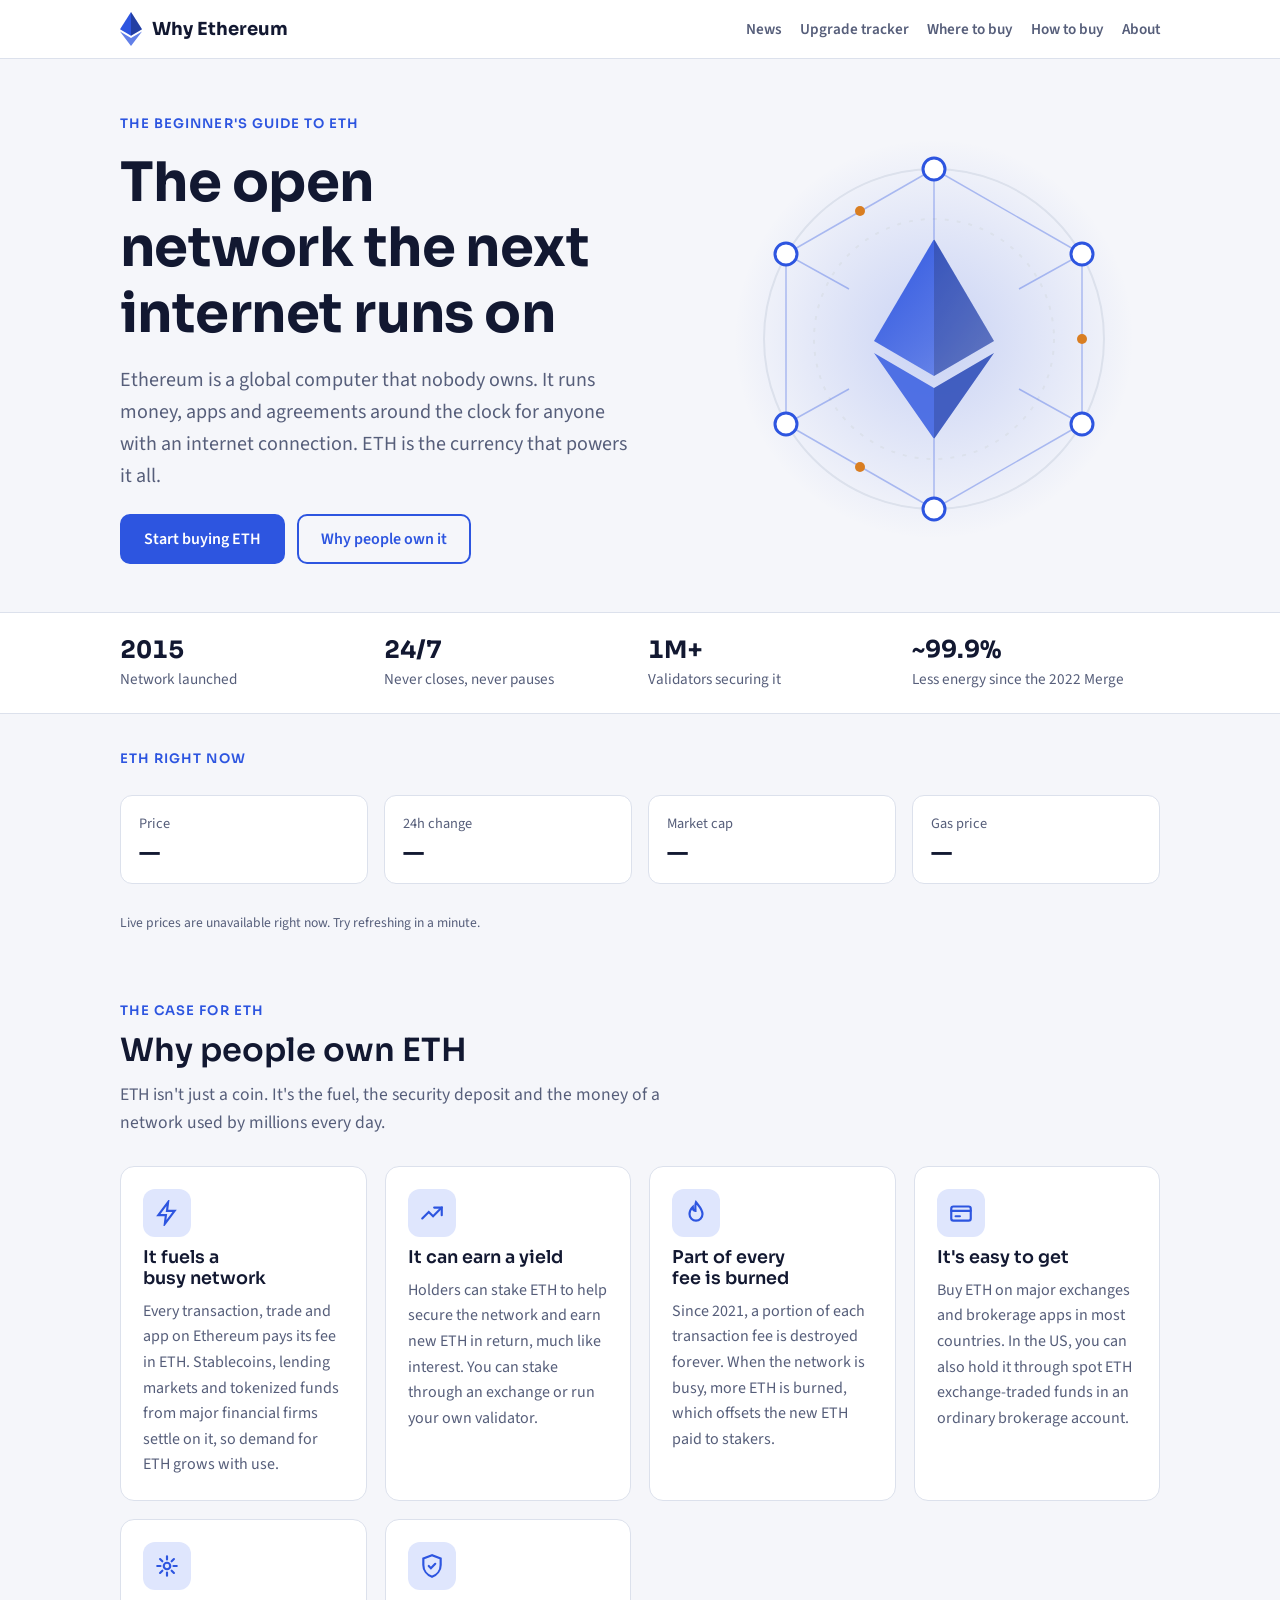
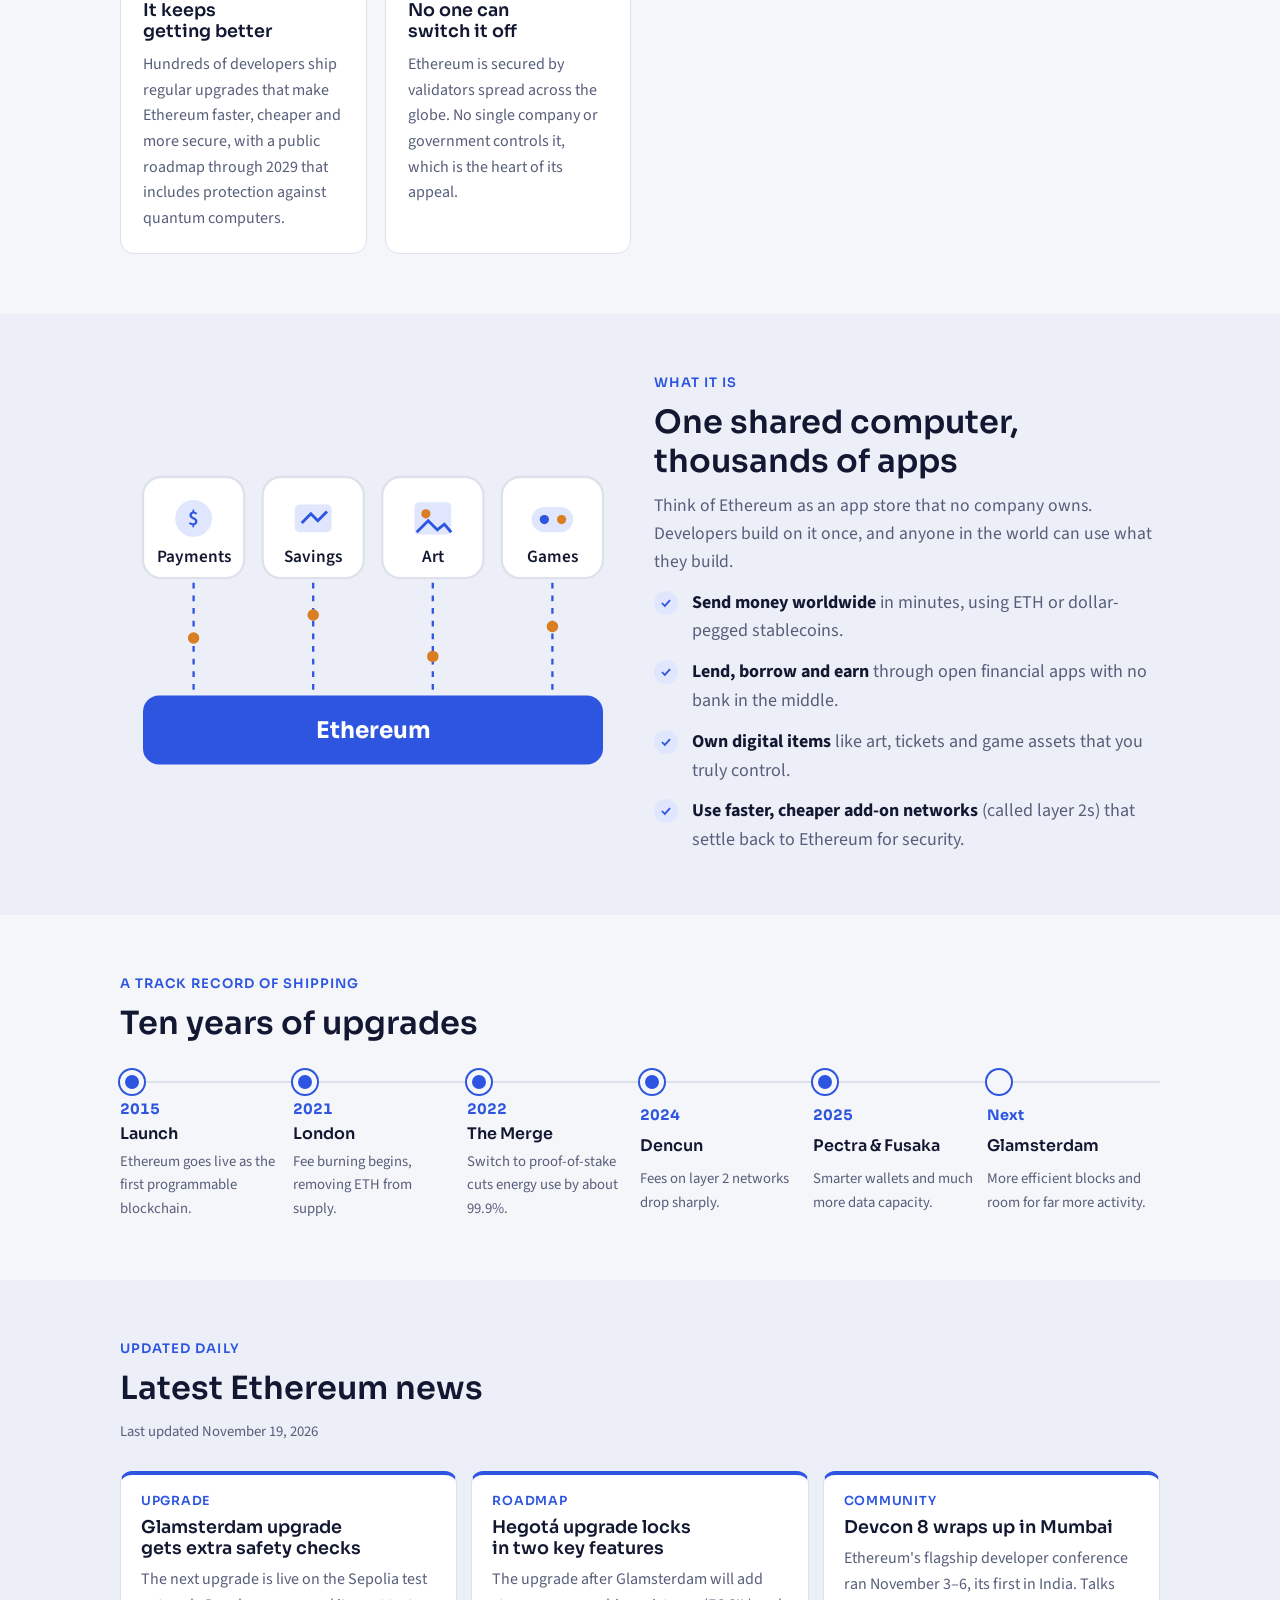
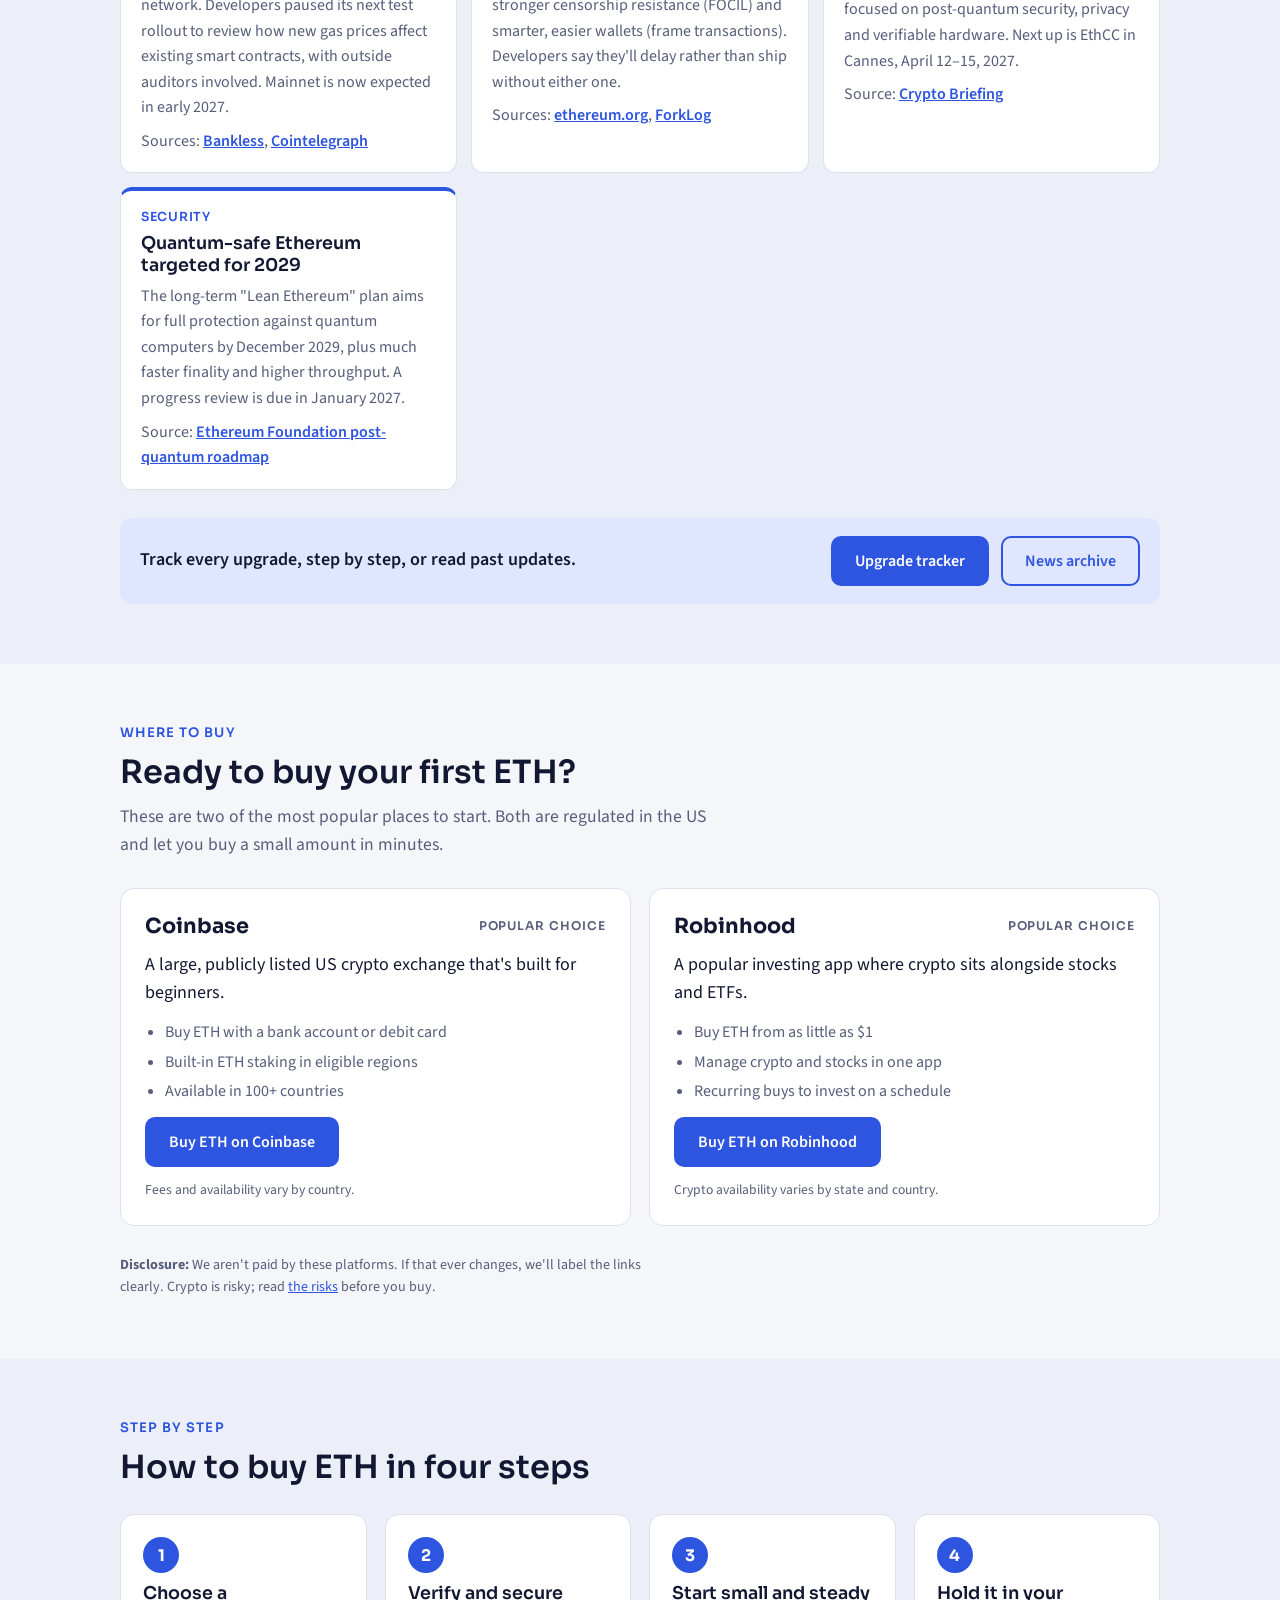
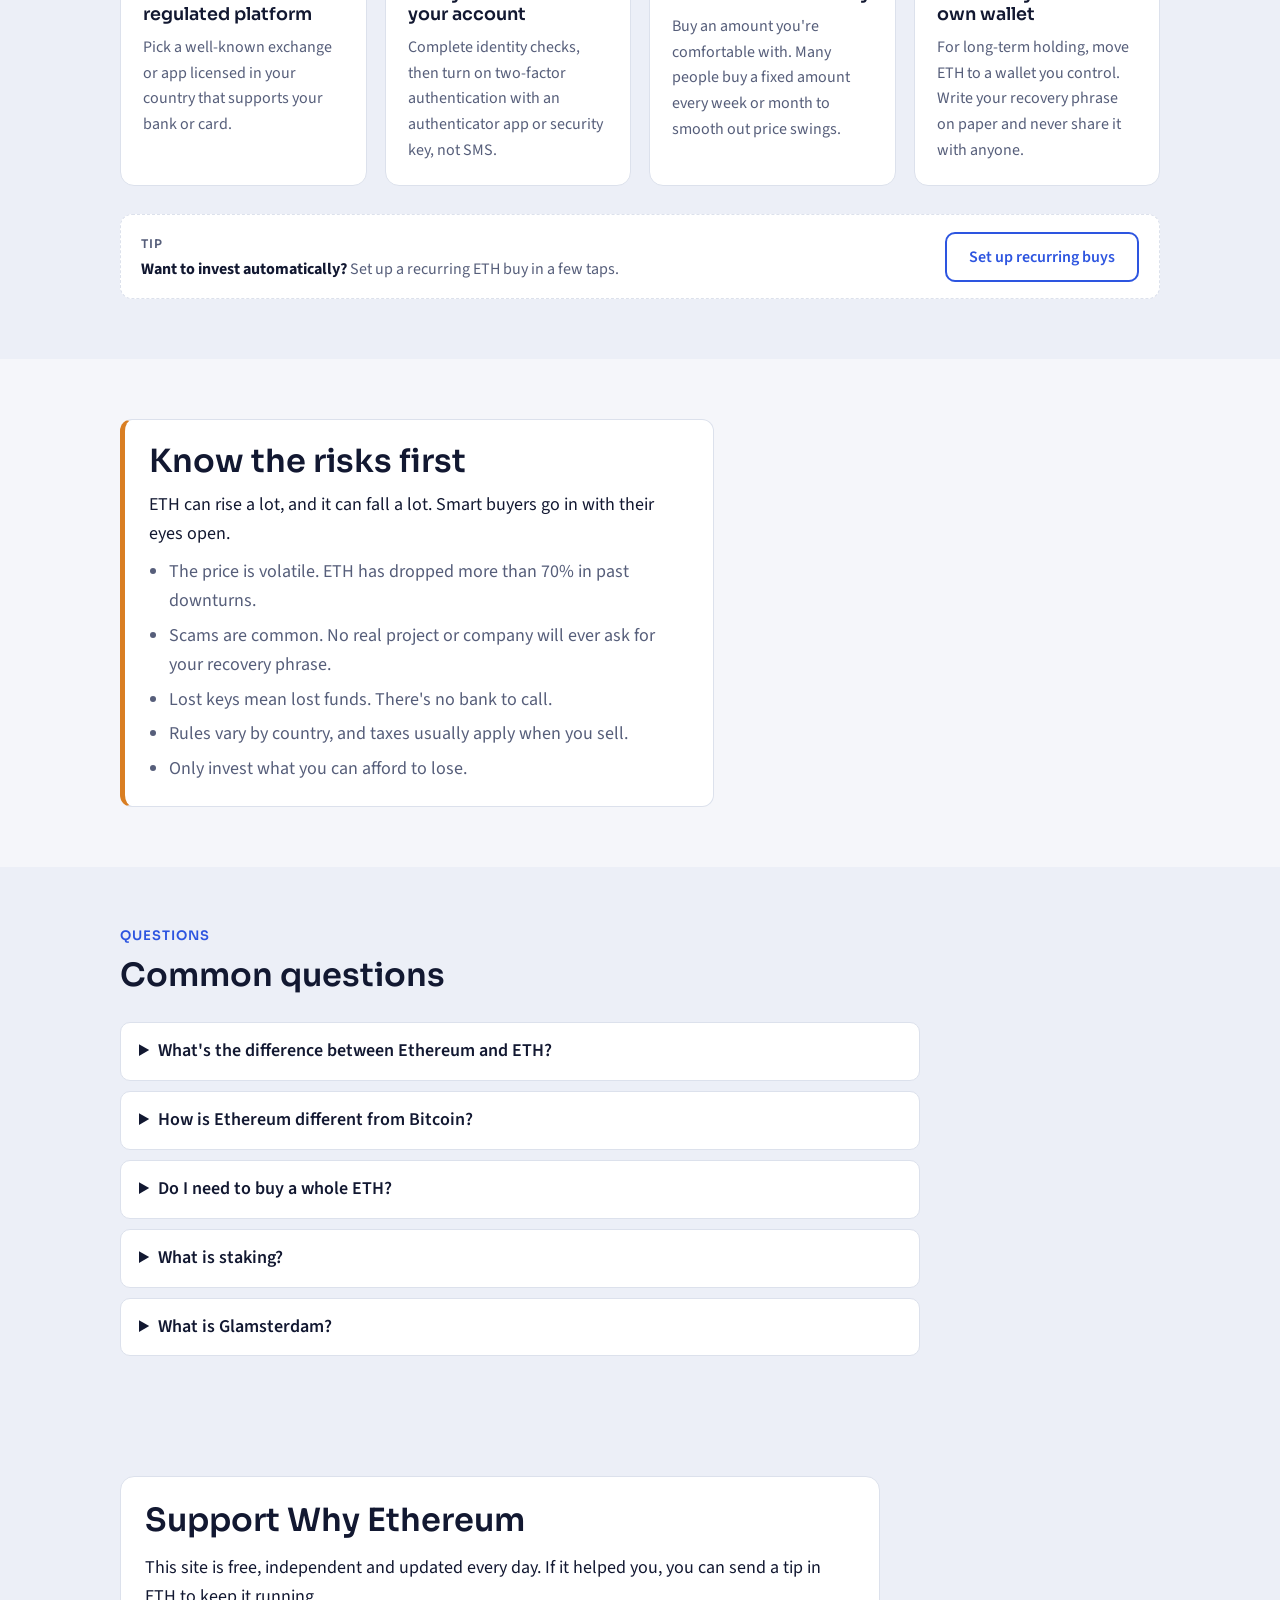
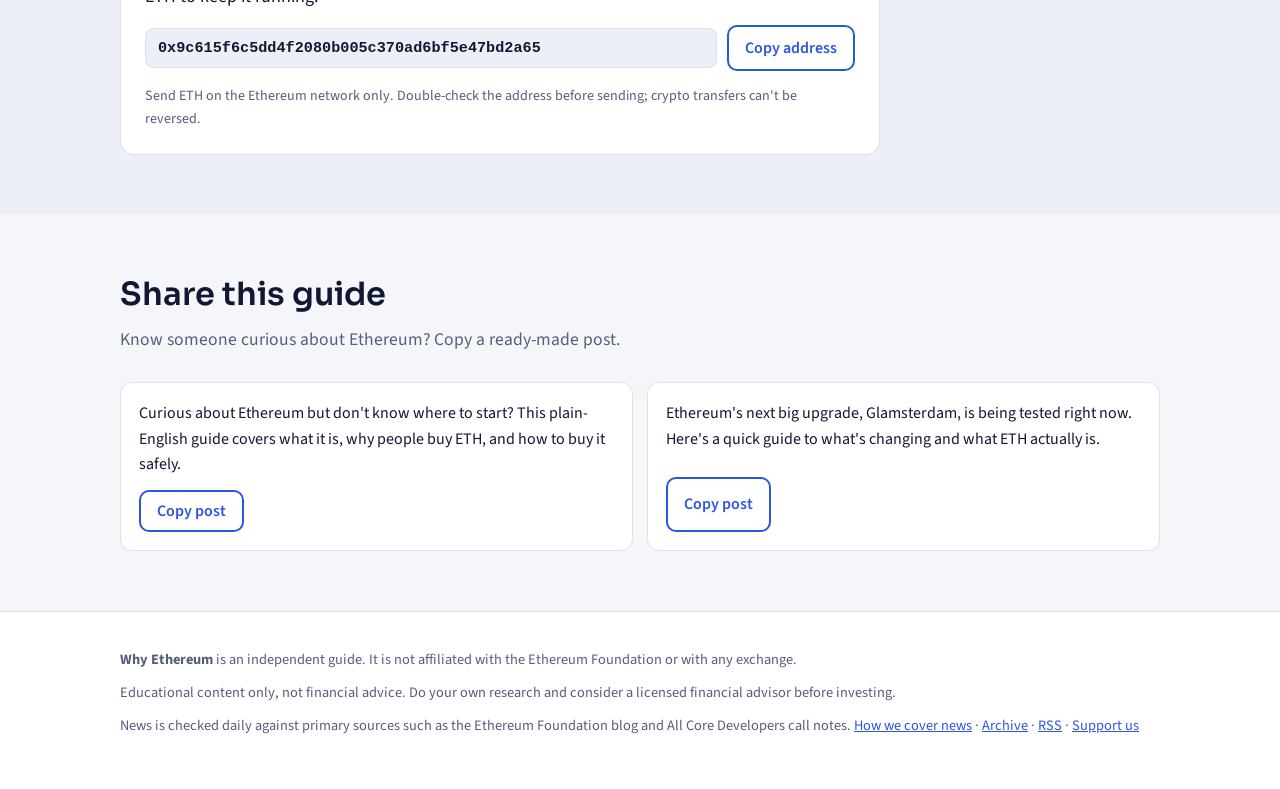
<file: index.html>
<!DOCTYPE html>
<html lang="en">
<head>
<meta charset="utf-8">
<meta name="viewport" content="width=device-width, initial-scale=1">
<title>Why Ethereum</title>
<meta name="description" content="A plain-English guide to Ethereum: what it is, why people buy ETH, what's changing on the network this week, and how to buy and store it safely.">
<meta name="keywords" content="Ethereum, ETH, how to buy Ethereum, Ethereum upgrade, Glamsterdam, Ethereum news, staking, crypto guide">
<meta property="og:title" content="Why Ethereum: a plain-English guide">
<meta property="og:description" content="What Ethereum is, why people buy ETH, this week's network news, and how to buy it safely.">
<meta property="og:type" content="website">
<meta property="og:url" content="https://whyethereum.github.io/">
<link rel="canonical" href="https://whyethereum.github.io/">
<link rel="alternate" type="application/rss+xml" title="Why Ethereum news" href="/feed.xml">
<meta name="twitter:card" content="summary_large_image">
<script type="application/ld+json">
{"@context":"https://schema.org","@type":"FAQPage","mainEntity":[
{"@type":"Question","name":"What is Ethereum?","acceptedAnswer":{"@type":"Answer","text":"Ethereum is an open, global computer network that runs apps and money without a company in the middle. ETH is its native currency, used to pay fees and to secure the network through staking."}},
{"@type":"Question","name":"How do I buy ETH?","acceptedAnswer":{"@type":"Answer","text":"Pick a regulated exchange or brokerage in your country, verify your identity, deposit funds and buy ETH. For long-term holding, move it to a wallet you control."}},
{"@type":"Question","name":"Do I need to buy a whole ETH?","acceptedAnswer":{"@type":"Answer","text":"No. You can buy a small fraction of one ETH, often for a few dollars."}},
{"@type":"Question","name":"Is Ethereum a safe investment?","acceptedAnswer":{"@type":"Answer","text":"No investment is guaranteed. ETH's price is volatile and has fallen more than 70% in past downturns. Only invest money you can afford to lose."}}
]}
</script>
<link rel="preconnect" href="https://fonts.googleapis.com">
<link rel="preconnect" href="https://fonts.gstatic.com" crossorigin>
<link href="https://fonts.googleapis.com/css2?family=Sora:wght@500;600;700&family=Source+Sans+3:wght@400;600&display=swap" rel="stylesheet">
<link rel="stylesheet" href="/assets/site.css">
</head>
<body>
<nav aria-label="Sections">
  <div class="wrap">
    <a class="brand" href="/">
      <svg width="22" height="34" viewBox="0 0 22 34" aria-hidden="true"><path d="M11 0 0 17.3 11 23.8 22 17.3z" fill="var(--accent)"/><path d="M11 0v23.8l11-6.5z" fill="var(--ink)" opacity=".35"/><path d="M11 25.9 0 19.4 11 34l11-14.6z" fill="var(--accent)" opacity=".75"/></svg>
      Why Ethereum
    </a>
    <div class="links">
      <a href="/#news">News</a>
      <a href="/tracker.html">Upgrade tracker</a>
      <a href="/#where">Where to buy</a>
      <a href="/#buy">How to buy</a>
      <a href="/about.html">About</a>
    </div>
  </div>
</nav>

<header class="hero" id="top">
  <div class="wrap">
    <div class="hero-copy">
      <span class="kicker">The beginner's guide to ETH</span>
      <h1>The open network the next internet runs on</h1>
      <p class="lede">Ethereum is a global computer that nobody owns. It runs money, apps and agreements around the clock for anyone with an internet connection. ETH is the currency that powers it all.</p>
      <div class="ctas">
        <a class="btn primary" href="#where">Start buying ETH</a>
        <a class="btn ghost" href="#why">Why people own it</a>
      </div>
    </div>
    <svg class="hero-art" viewBox="0 0 420 420" role="img" aria-label="Illustration of the Ethereum crystal at the center of a connected global network">
      <defs>
        <linearGradient id="gA" x1="0" y1="0" x2="1" y2="1"><stop offset="0" stop-color="var(--accent)"/><stop offset="1" stop-color="var(--accent)" stop-opacity=".55"/></linearGradient>
        <radialGradient id="glow" cx=".5" cy=".5" r=".5"><stop offset="0" stop-color="var(--accent)" stop-opacity=".22"/><stop offset="1" stop-color="var(--accent)" stop-opacity="0"/></radialGradient>
      </defs>
      <circle cx="210" cy="210" r="200" fill="url(#glow)"/>
      <circle cx="210" cy="210" r="170" fill="none" stroke="var(--line)" stroke-width="2"/>
      <circle cx="210" cy="210" r="120" fill="none" stroke="var(--line)" stroke-width="2" stroke-dasharray="4 8"/>
      <g stroke="var(--accent)" stroke-opacity=".35" stroke-width="1.5">
        <line x1="210" y1="40" x2="62" y2="125"/><line x1="210" y1="40" x2="358" y2="125"/>
        <line x1="62" y1="125" x2="62" y2="295"/><line x1="358" y1="125" x2="358" y2="295"/>
        <line x1="62" y1="295" x2="210" y2="380"/><line x1="358" y1="295" x2="210" y2="380"/>
        <line x1="210" y1="40" x2="210" y2="110"/><line x1="62" y1="125" x2="125" y2="160"/><line x1="358" y1="125" x2="295" y2="160"/>
        <line x1="62" y1="295" x2="125" y2="260"/><line x1="358" y1="295" x2="295" y2="260"/><line x1="210" y1="380" x2="210" y2="310"/>
      </g>
      <g fill="var(--surface)" stroke="var(--accent)" stroke-width="3">
        <circle cx="210" cy="40" r="11"/><circle cx="62" cy="125" r="11"/><circle cx="358" cy="125" r="11"/>
        <circle cx="62" cy="295" r="11"/><circle cx="358" cy="295" r="11"/><circle cx="210" cy="380" r="11"/>
      </g>
      <g fill="var(--signal)"><circle cx="136" cy="82" r="5"/><circle cx="358" cy="210" r="5"/><circle cx="136" cy="338" r="5"/></g>
      <g class="float">
        <path d="M210 110 150 212 210 247 270 212z" fill="url(#gA)"/>
        <path d="M210 110v137l60-35z" fill="var(--ink)" fill-opacity=".22"/>
        <path d="M210 259 150 224 210 310 270 224z" fill="var(--accent)" fill-opacity=".8"/>
        <path d="M210 259v51l60-86z" fill="var(--ink)" fill-opacity=".2"/>
      </g>
    </svg>
  </div>
</header>

<div class="facts" aria-label="Ethereum at a glance">
  <div class="wrap">
    <div class="fact"><b>2015</b><span>Network launched</span></div>
    <div class="fact"><b>24/7</b><span>Never closes, never pauses</span></div>
    <div class="fact"><b>1M+</b><span>Validators securing it</span></div>
    <div class="fact"><b>~99.9%</b><span>Less energy since the 2022 Merge</span></div>
  </div>
</div>

<section aria-labelledby="live-h" style="padding:36px 0 8px">
  <div class="wrap">
    <h2 id="live-h" class="kicker" style="font-size:.82rem">ETH right now</h2>
    <div class="live" id="live">
      <div class="stat"><span>Price</span><b id="eth-price">—</b></div>
      <div class="stat"><span>24h change</span><b id="eth-change">—</b></div>
      <div class="stat"><span>Market cap</span><b id="eth-cap">—</b></div>
      <div class="stat"><span>Gas price</span><b id="eth-gas">—</b></div>
    </div>
    <p class="live-note" id="live-time">Loading live prices…</p>
  </div>
</section>

<section id="why" aria-labelledby="why-h">
  <div class="wrap">
    <div class="prose">
      <span class="kicker">The case for ETH</span>
      <h2 id="why-h">Why people own ETH</h2>
      <p class="sub">ETH isn't just a coin. It's the fuel, the security deposit and the money of a network used by millions every day.</p>
    </div>
    <div class="grid">
      <div class="card">
        <div class="icon"><svg viewBox="0 0 24 24" fill="none" stroke="var(--accent)" stroke-width="2" stroke-linecap="round" aria-hidden="true"><path d="M13 2 4 14h7l-1 8 9-12h-7z"/></svg></div>
        <h3>It fuels a busy network</h3>
        <p>Every transaction, trade and app on Ethereum pays its fee in ETH. Stablecoins, lending markets and tokenized funds from major financial firms settle on it, so demand for ETH grows with use.</p>
      </div>
      <div class="card">
        <div class="icon"><svg viewBox="0 0 24 24" fill="none" stroke="var(--accent)" stroke-width="2" stroke-linecap="round" aria-hidden="true"><path d="M3 17l6-6 4 4 8-8"/><path d="M14 7h7v7"/></svg></div>
        <h3>It can earn a yield</h3>
        <p>Holders can stake ETH to help secure the network and earn new ETH in return, much like interest. You can stake through an exchange or run your own validator.</p>
      </div>
      <div class="card">
        <div class="icon"><svg viewBox="0 0 24 24" fill="none" stroke="var(--accent)" stroke-width="2" stroke-linecap="round" aria-hidden="true"><path d="M12 2c3 4 6 6.5 6 11a6 6 0 0 1-12 0c0-3 1.5-5 3-6.5 0 2 1 3.5 2.5 3.5C11.5 7 11 4.5 12 2z"/></svg></div>
        <h3>Part of every fee is burned</h3>
        <p>Since 2021, a portion of each transaction fee is destroyed forever. When the network is busy, more ETH is burned, which offsets the new ETH paid to stakers.</p>
      </div>
      <div class="card">
        <div class="icon"><svg viewBox="0 0 24 24" fill="none" stroke="var(--accent)" stroke-width="2" stroke-linecap="round" aria-hidden="true"><rect x="3" y="6" width="18" height="13" rx="2"/><path d="M3 10h18M7 15h4"/></svg></div>
        <h3>It's easy to get</h3>
        <p>Buy ETH on major exchanges and brokerage apps in most countries. In the US, you can also hold it through spot ETH exchange-traded funds in an ordinary brokerage account.</p>
      </div>
      <div class="card">
        <div class="icon"><svg viewBox="0 0 24 24" fill="none" stroke="var(--accent)" stroke-width="2" stroke-linecap="round" aria-hidden="true"><path d="M12 3v3M12 18v3M3 12h3M18 12h3M5.6 5.6l2.1 2.1M16.3 16.3l2.1 2.1M5.6 18.4l2.1-2.1M16.3 7.7l2.1-2.1"/><circle cx="12" cy="12" r="3"/></svg></div>
        <h3>It keeps getting better</h3>
        <p>Hundreds of developers ship regular upgrades that make Ethereum faster, cheaper and more secure, with a public roadmap through 2029 that includes protection against quantum computers.</p>
      </div>
      <div class="card">
        <div class="icon"><svg viewBox="0 0 24 24" fill="none" stroke="var(--accent)" stroke-width="2" stroke-linecap="round" aria-hidden="true"><path d="M12 2 4 5v6c0 5 3.4 9.3 8 11 4.6-1.7 8-6 8-11V5z"/><path d="m9 12 2 2 4-4"/></svg></div>
        <h3>No one can switch it off</h3>
        <p>Ethereum is secured by validators spread across the globe. No single company or government controls it, which is the heart of its appeal.</p>
      </div>
    </div>
  </div>
</section>

<section class="band" aria-labelledby="what-h">
  <div class="wrap split">
    <svg viewBox="0 0 440 320" role="img" aria-label="Illustration of apps such as payments, savings, art and games all running on one shared Ethereum layer">
      <rect x="20" y="230" width="400" height="60" rx="14" fill="var(--accent)"/>
      <text x="220" y="267" text-anchor="middle" font-family="Sora, sans-serif" font-weight="700" font-size="20" fill="#fff">Ethereum</text>
      <g font-family="Source Sans 3, sans-serif" font-size="15" font-weight="600" fill="var(--ink)" text-anchor="middle">
        <rect x="20" y="40" width="88" height="88" rx="16" fill="var(--surface)" stroke="var(--line)" stroke-width="2"/>
        <circle cx="64" cy="76" r="16" fill="var(--accent-soft)"/><text x="64" y="82" fill="var(--accent)" font-size="18">$</text>
        <text x="64" y="114">Payments</text>
        <rect x="124" y="40" width="88" height="88" rx="16" fill="var(--surface)" stroke="var(--line)" stroke-width="2"/>
        <rect x="152" y="64" width="32" height="24" rx="4" fill="var(--accent-soft)"/><path d="M158 80l8-8 6 6 8-8" stroke="var(--accent)" stroke-width="2.5" fill="none"/>
        <text x="168" y="114">Savings</text>
        <rect x="228" y="40" width="88" height="88" rx="16" fill="var(--surface)" stroke="var(--line)" stroke-width="2"/>
        <rect x="256" y="62" width="32" height="28" rx="4" fill="var(--accent-soft)"/><circle cx="266" cy="72" r="4" fill="var(--signal)"/><path d="M258 88l10-10 8 8 6-5 6 7" stroke="var(--accent)" stroke-width="2.5" fill="none"/>
        <text x="272" y="114">Art</text>
        <rect x="332" y="40" width="88" height="88" rx="16" fill="var(--surface)" stroke="var(--line)" stroke-width="2"/>
        <rect x="358" y="66" width="36" height="22" rx="11" fill="var(--accent-soft)"/><circle cx="369" cy="77" r="4" fill="var(--accent)"/><circle cx="384" cy="77" r="4" fill="var(--signal)"/>
        <text x="376" y="114">Games</text>
      </g>
      <g stroke="var(--accent)" stroke-width="2" stroke-dasharray="5 6"><line x1="64" y1="132" x2="64" y2="226"/><line x1="168" y1="132" x2="168" y2="226"/><line x1="272" y1="132" x2="272" y2="226"/><line x1="376" y1="132" x2="376" y2="226"/></g>
      <g fill="var(--signal)"><circle cx="64" cy="180" r="5"/><circle cx="168" cy="160" r="5"/><circle cx="272" cy="196" r="5"/><circle cx="376" cy="170" r="5"/></g>
    </svg>
    <div class="prose">
      <span class="kicker">What it is</span>
      <h2 id="what-h">One shared computer, thousands of apps</h2>
      <p class="sub">Think of Ethereum as an app store that no company owns. Developers build on it once, and anyone in the world can use what they build.</p>
      <ul>
        <li><span class="check"><svg width="14" height="14" viewBox="0 0 24 24" fill="none" stroke="var(--accent)" stroke-width="3" aria-hidden="true"><path d="m5 12 5 5 9-10"/></svg></span><span><b>Send money worldwide</b> in minutes, using ETH or dollar-pegged stablecoins.</span></li>
        <li><span class="check"><svg width="14" height="14" viewBox="0 0 24 24" fill="none" stroke="var(--accent)" stroke-width="3" aria-hidden="true"><path d="m5 12 5 5 9-10"/></svg></span><span><b>Lend, borrow and earn</b> through open financial apps with no bank in the middle.</span></li>
        <li><span class="check"><svg width="14" height="14" viewBox="0 0 24 24" fill="none" stroke="var(--accent)" stroke-width="3" aria-hidden="true"><path d="m5 12 5 5 9-10"/></svg></span><span><b>Own digital items</b> like art, tickets and game assets that you truly control.</span></li>
        <li><span class="check"><svg width="14" height="14" viewBox="0 0 24 24" fill="none" stroke="var(--accent)" stroke-width="3" aria-hidden="true"><path d="m5 12 5 5 9-10"/></svg></span><span><b>Use faster, cheaper add-on networks</b> (called layer 2s) that settle back to Ethereum for security.</span></li>
      </ul>
    </div>
  </div>
</section>

<section aria-labelledby="tl-h">
  <div class="wrap">
    <div class="prose">
      <span class="kicker">A track record of shipping</span>
      <h2 id="tl-h">Ten years of upgrades</h2>
    </div>
    <div class="timeline">
      <div class="tl"><span class="dot"></span><span class="yr">2015</span><h3>Launch</h3><p>Ethereum goes live as the first programmable blockchain.</p></div>
      <div class="tl"><span class="dot"></span><span class="yr">2021</span><h3>London</h3><p>Fee burning begins, removing ETH from supply.</p></div>
      <div class="tl"><span class="dot"></span><span class="yr">2022</span><h3>The Merge</h3><p>Switch to proof-of-stake cuts energy use by about 99.9%.</p></div>
      <div class="tl"><span class="dot"></span><span class="yr">2024</span><h3>Dencun</h3><p>Fees on layer 2 networks drop sharply.</p></div>
      <div class="tl"><span class="dot"></span><span class="yr">2025</span><h3>Pectra &amp; Fusaka</h3><p>Smarter wallets and much more data capacity.</p></div>
      <div class="tl next"><span class="dot"></span><span class="yr">Next</span><h3>Glamsterdam</h3><p>More efficient blocks and room for far more activity.</p></div>
    </div>
  </div>
</section>

<section id="news" class="band" aria-labelledby="news-h">
  <div class="wrap">
    <div class="prose">
      <span class="kicker">Updated daily</span>
      <h2 id="news-h">Latest Ethereum news</h2>
      <p class="updated">Last updated <time id="updated" datetime="2026-11-19">November 19, 2026</time></p>
    </div>
    <!-- NEWS:START -->
    <div class="news">
      <article class="news-item">
        <span class="tag">Upgrade</span>
        <h3>Glamsterdam upgrade gets extra safety checks</h3>
        <p>The next upgrade is live on the Sepolia test network. Developers paused its next test rollout to review how new gas prices affect existing smart contracts, with outside auditors involved. Mainnet is now expected in early 2027.</p>
        <p class="src">Sources: <a href="https://www.bankless.com/read/news/ethereum-devs-postpone-glamsterdam-on-hoodi-over-contract-security-risks" rel="noopener" target="_blank">Bankless</a>, <a href="https://cointelegraph.com/news/ethereum-foundation-warns-some-tools-may-break-with-glamsterdam-upgrade" rel="noopener" target="_blank">Cointelegraph</a></p>
      </article>
      <article class="news-item">
        <span class="tag">Roadmap</span>
        <h3>Hegotá upgrade locks in two key features</h3>
        <p>The upgrade after Glamsterdam will add stronger censorship resistance (FOCIL) and smarter, easier wallets (frame transactions). Developers say they'll delay rather than ship without either one.</p>
        <p class="src">Sources: <a href="https://ethereum.org/roadmap/hegota/" rel="noopener" target="_blank">ethereum.org</a>, <a href="https://forklog.com/en/news/ethereum-foundation-protocol-cluster-names-two-must-ship-eips-for-hegota" rel="noopener" target="_blank">ForkLog</a></p>
      </article>
      <article class="news-item">
        <span class="tag">Community</span>
        <h3>Devcon 8 wraps up in Mumbai</h3>
        <p>Ethereum's flagship developer conference ran November 3–6, its first in India. Talks focused on post-quantum security, privacy and verifiable hardware. Next up is EthCC in Cannes, April 12–15, 2027.</p>
        <p class="src">Source: <a href="https://cryptobriefing.com/devcon-8-mumbai-november-2026/" rel="noopener" target="_blank">Crypto Briefing</a></p>
      </article>
      <article class="news-item">
        <span class="tag">Security</span>
        <h3>Quantum-safe Ethereum targeted for 2029</h3>
        <p>The long-term "Lean Ethereum" plan aims for full protection against quantum computers by December 2029, plus much faster finality and higher throughput. A progress review is due in January 2027.</p>
        <p class="src">Source: <a href="https://pq.ethereum.org/" rel="noopener" target="_blank">Ethereum Foundation post-quantum roadmap</a></p>
      </article>
    </div>
    <!-- NEWS:END -->
    <div class="callout">
      <p>Track every upgrade, step by step, or read past updates.</p>
      <div class="ctas" style="margin:0">
        <a class="btn primary" href="/tracker.html">Upgrade tracker</a>
        <a class="btn ghost" href="/news/">News archive</a>
      </div>
    </div>
  </div>
</section>

<section id="where" aria-labelledby="where-h">
  <div class="wrap">
    <div class="prose">
      <span class="kicker">Where to buy</span>
      <h2 id="where-h">Ready to buy your first ETH?</h2>
      <p class="sub">These are two of the most popular places to start. Both are regulated in the US and let you buy a small amount in minutes.</p>
    </div>
    <div class="partners">
      <article class="partner">
        <header><span class="name">Coinbase</span><span class="sponsor-label">Popular choice</span></header>
        <p>A large, publicly listed US crypto exchange that's built for beginners.</p>
        <ul>
          <li>Buy ETH with a bank account or debit card</li>
          <li>Built-in ETH staking in eligible regions</li>
          <li>Available in 100+ countries</li>
        </ul>
        <!-- REPLACE href with your Coinbase affiliate link -->
        <a class="btn primary" href="https://www.coinbase.com/price/ethereum" rel="noopener" target="_blank">Buy ETH on Coinbase</a>
        <small>Fees and availability vary by country.</small>
      </article>
      <article class="partner">
        <header><span class="name">Robinhood</span><span class="sponsor-label">Popular choice</span></header>
        <p>A popular investing app where crypto sits alongside stocks and ETFs.</p>
        <ul>
          <li>Buy ETH from as little as $1</li>
          <li>Manage crypto and stocks in one app</li>
          <li>Recurring buys to invest on a schedule</li>
        </ul>
        <!-- REPLACE href with your Robinhood affiliate or referral link -->
        <a class="btn primary" href="https://robinhood.com/us/en/crypto/" rel="noopener" target="_blank">Buy ETH on Robinhood</a>
        <small>Crypto availability varies by state and country.</small>
      </article>
    </div>
    <p class="disclosure"><b>Disclosure:</b> We aren't paid by these platforms. If that ever changes, we'll label the links clearly. Crypto is risky; read <a href="#risks">the risks</a> before you buy.</p>
  </div>
</section>

<section id="buy" class="band" aria-labelledby="buy-h">
  <div class="wrap">
    <div class="prose">
      <span class="kicker">Step by step</span>
      <h2 id="buy-h">How to buy ETH in four steps</h2>
    </div>
    <div class="grid">
      <div class="card"><span class="step-n">1</span><h3>Choose a regulated platform</h3><p>Pick a well-known exchange or app licensed in your country that supports your bank or card.</p></div>
      <div class="card"><span class="step-n">2</span><h3>Verify and secure your account</h3><p>Complete identity checks, then turn on two-factor authentication with an authenticator app or security key, not SMS.</p></div>
      <div class="card"><span class="step-n">3</span><h3>Start small and steady</h3><p>Buy an amount you're comfortable with. Many people buy a fixed amount every week or month to smooth out price swings.</p></div>
      <div class="card"><span class="step-n">4</span><h3>Hold it in your own wallet</h3><p>For long-term holding, move ETH to a wallet you control. Write your recovery phrase on paper and never share it with anyone.</p></div>
    </div>
    <div class="inline-ad">
      <p><span class="sponsor-label">Tip</span><br><b>Want to invest automatically?</b> Set up a recurring ETH buy in a few taps.</p>
      <!-- REPLACE href with your affiliate link -->
      <a class="btn ghost" href="https://www.coinbase.com/price/ethereum" rel="noopener" target="_blank">Set up recurring buys</a>
    </div>
  </div>
</section>

<section id="risks" aria-labelledby="risks-h">
  <div class="wrap">
    <div class="risk prose">
      <h2 id="risks-h">Know the risks first</h2>
      <p>ETH can rise a lot, and it can fall a lot. Smart buyers go in with their eyes open.</p>
      <ul>
        <li>The price is volatile. ETH has dropped more than 70% in past downturns.</li>
        <li>Scams are common. No real project or company will ever ask for your recovery phrase.</li>
        <li>Lost keys mean lost funds. There's no bank to call.</li>
        <li>Rules vary by country, and taxes usually apply when you sell.</li>
        <li>Only invest what you can afford to lose.</li>
      </ul>
    </div>
  </div>
</section>

<section id="faq" class="band" aria-labelledby="faq-h">
  <div class="wrap">
    <div class="prose"><span class="kicker">Questions</span><h2 id="faq-h">Common questions</h2></div>
    <div class="faq">
      <details><summary>What's the difference between Ethereum and ETH?</summary><p>Ethereum is the network. ETH is the currency used on it to pay fees and secure the system.</p></details>
      <details><summary>How is Ethereum different from Bitcoin?</summary><p>Bitcoin is built mainly as digital money. Ethereum is programmable, so developers can build apps, stablecoins, marketplaces and financial tools on top of it.</p></details>
      <details><summary>Do I need to buy a whole ETH?</summary><p>No. You can buy a small fraction of one ETH, often for just a few dollars.</p></details>
      <details><summary>What is staking?</summary><p>Staking means locking up ETH to help validate transactions. In return, you earn more ETH. You can stake through an exchange, a staking service, or your own validator with 32 ETH.</p></details>
      <details><summary>What is Glamsterdam?</summary><p>It's Ethereum's next major upgrade. It changes how blocks are built and processed so the network can handle much more activity. It's being tested now.</p></details>
    </div>
  </div>
</section>

<section id="support" class="band" aria-labelledby="support-h">
  <div class="wrap">
    <div class="support">
      <h2 id="support-h">Support Why Ethereum</h2>
      <p>This site is free, independent and updated every day. If it helped you, you can send a tip in ETH to keep it running.</p>
      <div class="addr">
        <code id="tip-addr">0x9c615f6c5dd4f2080b005c370ad6bf5e47bd2a65</code>
        <button class="btn ghost" type="button" data-copy-addr="tip-addr">Copy address</button>
      </div>
      <small>Send ETH on the Ethereum network only. Double-check the address before sending; crypto transfers can't be reversed.</small>
    </div>
  </div>
</section>

<section id="share" aria-labelledby="share-h">
  <div class="wrap">
    <div class="prose">
      <h2 id="share-h">Share this guide</h2>
      <p class="sub">Know someone curious about Ethereum? Copy a ready-made post.</p>
    </div>
    <div class="share">
      <div class="post">
        <p id="post1">Curious about Ethereum but don't know where to start? This plain-English guide covers what it is, why people buy ETH, and how to buy it safely.</p>
        <button class="btn ghost" type="button" data-copy="post1">Copy post</button>
      </div>
      <div class="post">
        <p id="post2">Ethereum's next big upgrade, Glamsterdam, is being tested right now. Here's a quick guide to what's changing and what ETH actually is.</p>
        <button class="btn ghost" type="button" data-copy="post2">Copy post</button>
      </div>
    </div>
  </div>
</section>

<footer>
  <div class="wrap">
    <p><b>Why Ethereum</b> is an independent guide. It is not affiliated with the Ethereum Foundation or with any exchange.</p>
    <p>Educational content only, not financial advice. Do your own research and consider a licensed financial advisor before investing.</p>
    <p>News is checked daily against primary sources such as the Ethereum Foundation blog and All Core Developers call notes. <a href="/about.html">How we cover news</a> · <a href="/news/">Archive</a> · <a href="/feed.xml">RSS</a> · <a href="/#support">Support us</a></p>
  </div>
</footer>

<script src="/assets/site.js"></script>
<script data-goatcounter="https://whyethereum.goatcounter.com/count" async src="https://gc.zgo.at/count.js"></script>
</body>
</html>
</file>
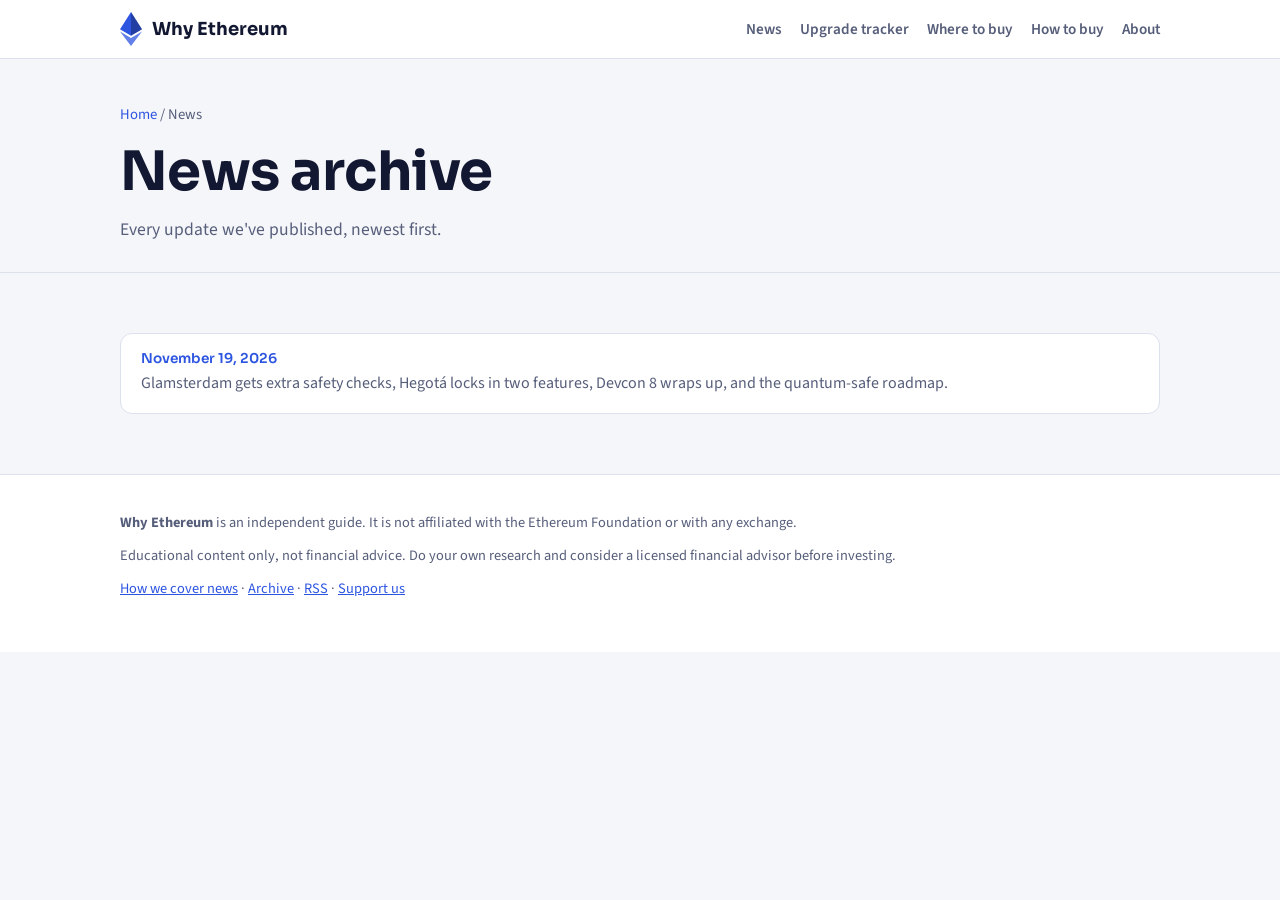
<file: news/index.html>
<!DOCTYPE html>
<html lang="en">
<head>
<meta charset="utf-8">
<meta name="viewport" content="width=device-width, initial-scale=1">
<title>Ethereum News Archive</title>
<meta name="description" content="Every Why Ethereum news update, newest first.">
<meta property="og:title" content="Ethereum News Archive">
<meta property="og:description" content="Every Why Ethereum news update, newest first.">
<meta property="og:type" content="website">
<meta property="og:url" content="https://whyethereum.github.io/news/">
<link rel="canonical" href="https://whyethereum.github.io/news/">
<link rel="alternate" type="application/rss+xml" title="Why Ethereum news" href="/feed.xml">
<link rel="preconnect" href="https://fonts.googleapis.com">
<link rel="preconnect" href="https://fonts.gstatic.com" crossorigin>
<link href="https://fonts.googleapis.com/css2?family=Sora:wght@500;600;700&family=Source+Sans+3:wght@400;600&display=swap" rel="stylesheet">
<link rel="stylesheet" href="/assets/site.css">
</head>
<body>
<nav aria-label="Sections">
  <div class="wrap">
    <a class="brand" href="/">
      <svg width="22" height="34" viewBox="0 0 22 34" aria-hidden="true"><path d="M11 0 0 17.3 11 23.8 22 17.3z" fill="var(--accent)"/><path d="M11 0v23.8l11-6.5z" fill="var(--ink)" opacity=".35"/><path d="M11 25.9 0 19.4 11 34l11-14.6z" fill="var(--accent)" opacity=".75"/></svg>
      Why Ethereum
    </a>
    <div class="links">
      <a href="/#news">News</a>
      <a href="/tracker.html">Upgrade tracker</a>
      <a href="/#where">Where to buy</a>
      <a href="/#buy">How to buy</a>
      <a href="/about.html">About</a>
    </div>
  </div>
</nav>

<header class="page-head">
  <div class="wrap">
    <p class="crumbs"><a href="/">Home</a> / News</p>
    <h1>News archive</h1>
    <p class="sub">Every update we've published, newest first.</p>
  </div>
</header>
<section>
  <div class="wrap">
    <ul class="archive">
<!-- ARCHIVE:START -->
      <li><a href="/news/2026-11-19.html"><time datetime="2026-11-19">November 19, 2026</time><span>Glamsterdam gets extra safety checks, Hegotá locks in two features, Devcon 8 wraps up, and the quantum-safe roadmap.</span></a></li>
<!-- ARCHIVE:END -->
    </ul>
  </div>
</section>
<footer>
  <div class="wrap">
    <p><b>Why Ethereum</b> is an independent guide. It is not affiliated with the Ethereum Foundation or with any exchange.</p>
    <p>Educational content only, not financial advice. Do your own research and consider a licensed financial advisor before investing.</p>
    <p><a href="/about.html">How we cover news</a> · <a href="/news/">Archive</a> · <a href="/feed.xml">RSS</a> · <a href="/#support">Support us</a></p>
  </div>
</footer>
<script src="/assets/site.js"></script>
<script data-goatcounter="https://whyethereum.goatcounter.com/count" async src="https://gc.zgo.at/count.js"></script>
</body>
</html>
</file>
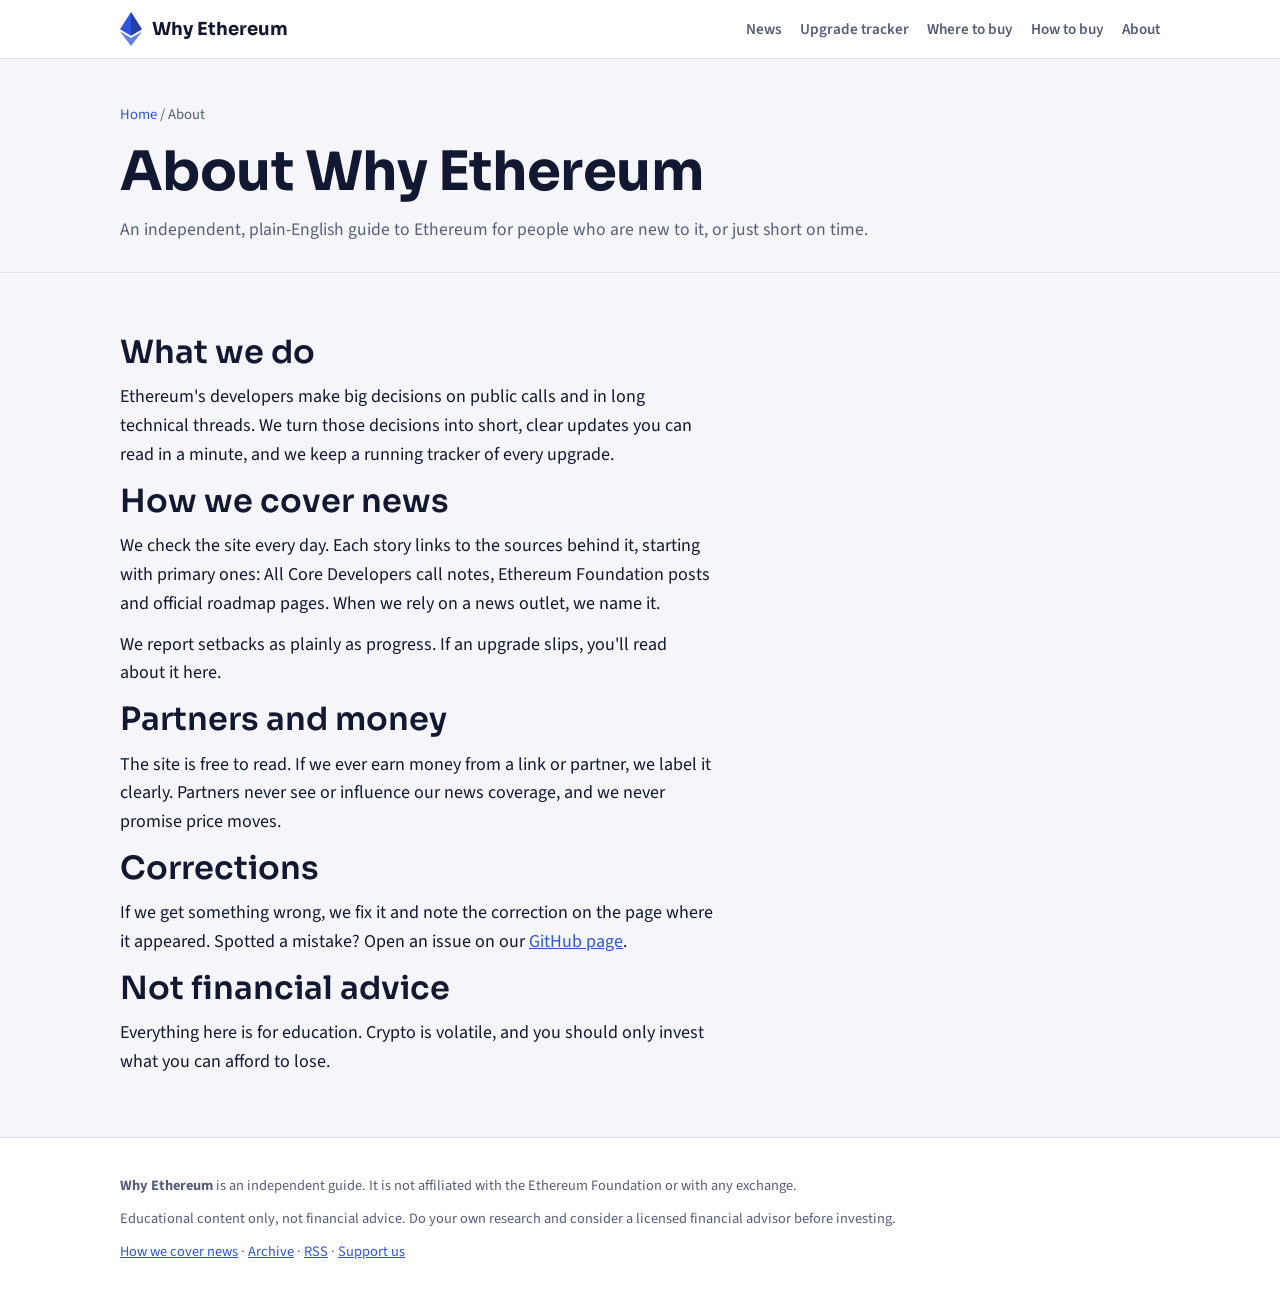
<file: about.html>
<!DOCTYPE html>
<html lang="en">
<head>
<meta charset="utf-8">
<meta name="viewport" content="width=device-width, initial-scale=1">
<title>About Why Ethereum</title>
<meta name="description" content="Who runs Why Ethereum, how we choose and check news, our sources, partners and corrections policy.">
<meta property="og:title" content="About Why Ethereum">
<meta property="og:description" content="Who runs Why Ethereum, how we choose and check news, our sources, partners and corrections policy.">
<meta property="og:type" content="website">
<meta property="og:url" content="https://whyethereum.github.io/about.html">
<link rel="canonical" href="https://whyethereum.github.io/about.html">
<link rel="alternate" type="application/rss+xml" title="Why Ethereum news" href="/feed.xml">
<link rel="preconnect" href="https://fonts.googleapis.com">
<link rel="preconnect" href="https://fonts.gstatic.com" crossorigin>
<link href="https://fonts.googleapis.com/css2?family=Sora:wght@500;600;700&family=Source+Sans+3:wght@400;600&display=swap" rel="stylesheet">
<link rel="stylesheet" href="/assets/site.css">
</head>
<body>
<nav aria-label="Sections">
  <div class="wrap">
    <a class="brand" href="/">
      <svg width="22" height="34" viewBox="0 0 22 34" aria-hidden="true"><path d="M11 0 0 17.3 11 23.8 22 17.3z" fill="var(--accent)"/><path d="M11 0v23.8l11-6.5z" fill="var(--ink)" opacity=".35"/><path d="M11 25.9 0 19.4 11 34l11-14.6z" fill="var(--accent)" opacity=".75"/></svg>
      Why Ethereum
    </a>
    <div class="links">
      <a href="/#news">News</a>
      <a href="/tracker.html">Upgrade tracker</a>
      <a href="/#where">Where to buy</a>
      <a href="/#buy">How to buy</a>
      <a href="/about.html">About</a>
    </div>
  </div>
</nav>

<header class="page-head">
  <div class="wrap">
    <p class="crumbs"><a href="/">Home</a> / About</p>
    <h1>About Why Ethereum</h1>
    <p class="sub">An independent, plain-English guide to Ethereum for people who are new to it, or just short on time.</p>
  </div>
</header>
<section>
  <div class="wrap">
    <div class="prose">
      <h2>What we do</h2>
      <p>Ethereum's developers make big decisions on public calls and in long technical threads. We turn those decisions into short, clear updates you can read in a minute, and we keep a running tracker of every upgrade.</p>
      <h2>How we cover news</h2>
      <p>We check the site every day. Each story links to the sources behind it, starting with primary ones: All Core Developers call notes, Ethereum Foundation posts and official roadmap pages. When we rely on a news outlet, we name it.</p>
      <p>We report setbacks as plainly as progress. If an upgrade slips, you'll read about it here.</p>
      <h2>Partners and money</h2>
      <p>The site is free to read. If we ever earn money from a link or partner, we label it clearly. Partners never see or influence our news coverage, and we never promise price moves.</p>
      <h2>Corrections</h2>
      <p>If we get something wrong, we fix it and note the correction on the page where it appeared. Spotted a mistake? Open an issue on our <a href="https://github.com/whyethereum/whyethereum.github.io/issues" rel="noopener" target="_blank">GitHub page</a>.</p>
      <h2>Not financial advice</h2>
      <p>Everything here is for education. Crypto is volatile, and you should only invest what you can afford to lose.</p>
    </div>
  </div>
</section>
<footer>
  <div class="wrap">
    <p><b>Why Ethereum</b> is an independent guide. It is not affiliated with the Ethereum Foundation or with any exchange.</p>
    <p>Educational content only, not financial advice. Do your own research and consider a licensed financial advisor before investing.</p>
    <p><a href="/about.html">How we cover news</a> · <a href="/news/">Archive</a> · <a href="/feed.xml">RSS</a> · <a href="/#support">Support us</a></p>
  </div>
</footer>
<script src="/assets/site.js"></script>
<script data-goatcounter="https://whyethereum.goatcounter.com/count" async src="https://gc.zgo.at/count.js"></script>
</body>
</html>
</file>
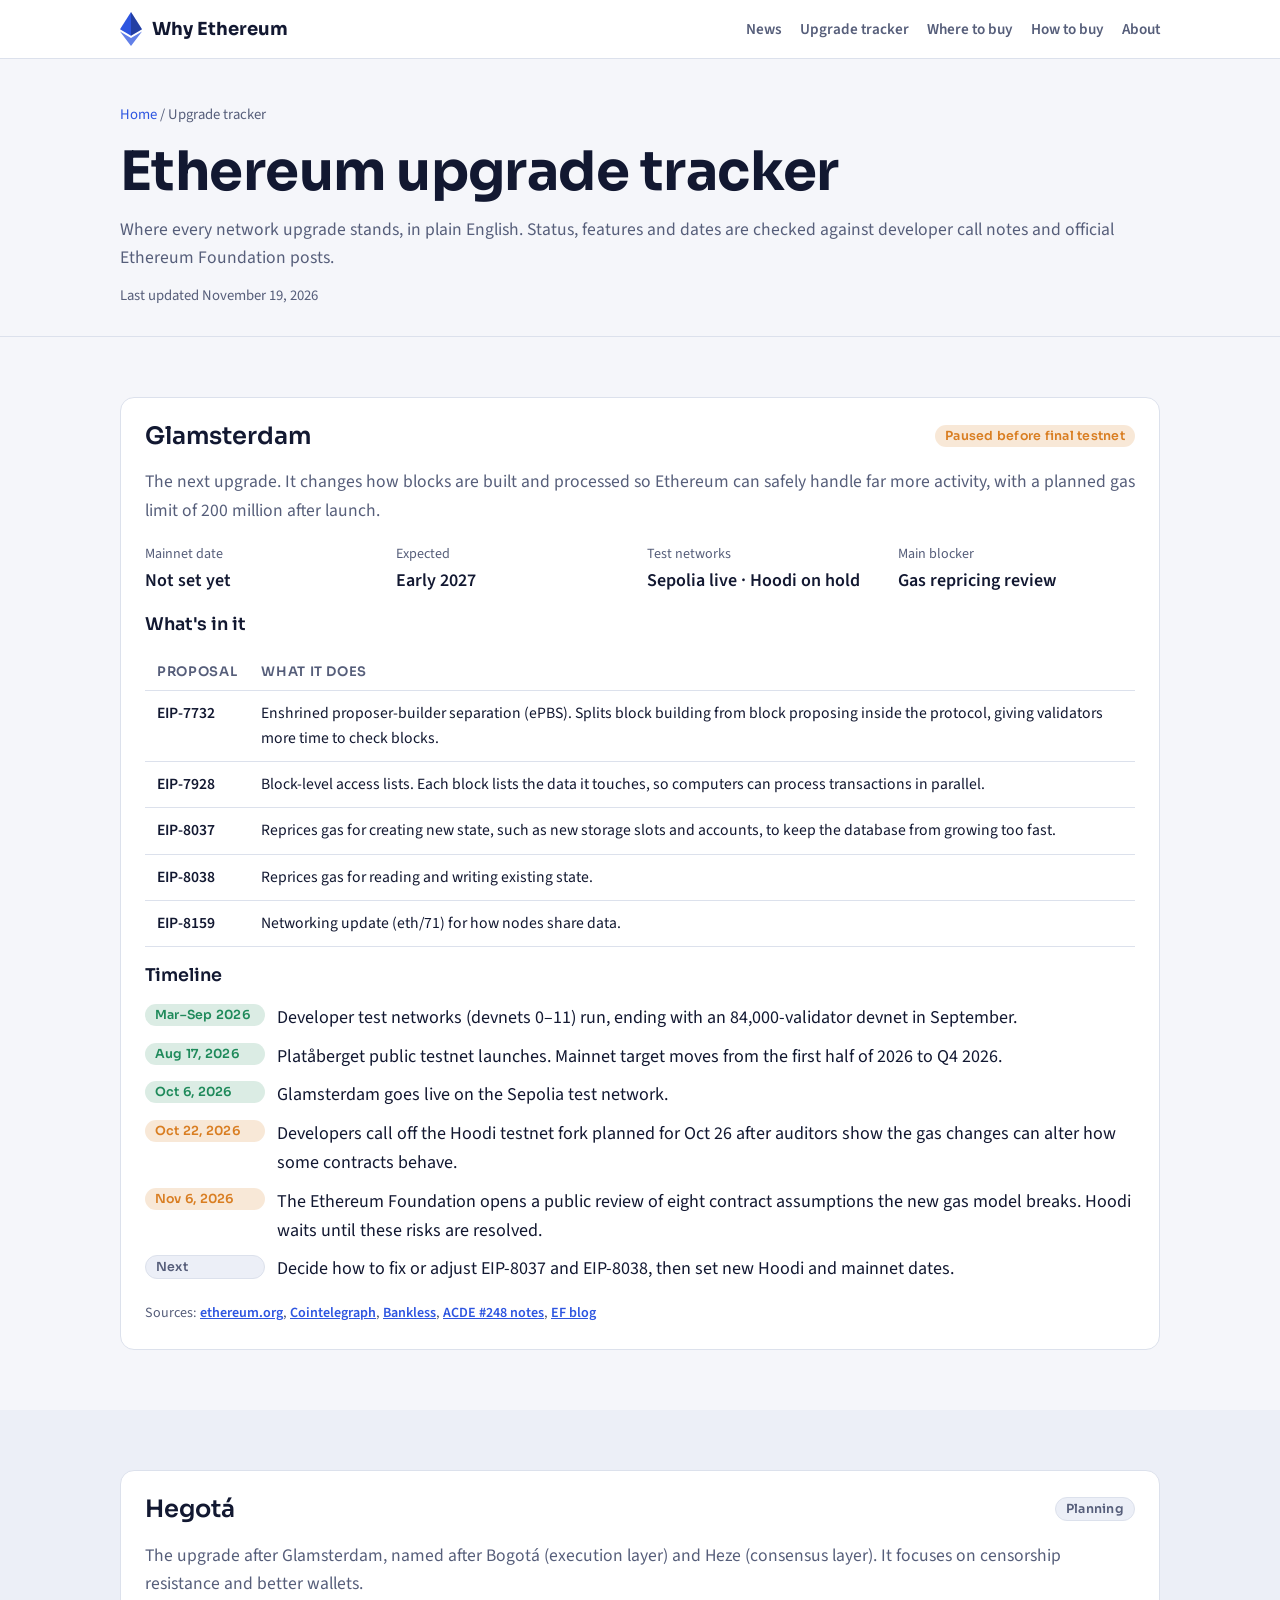
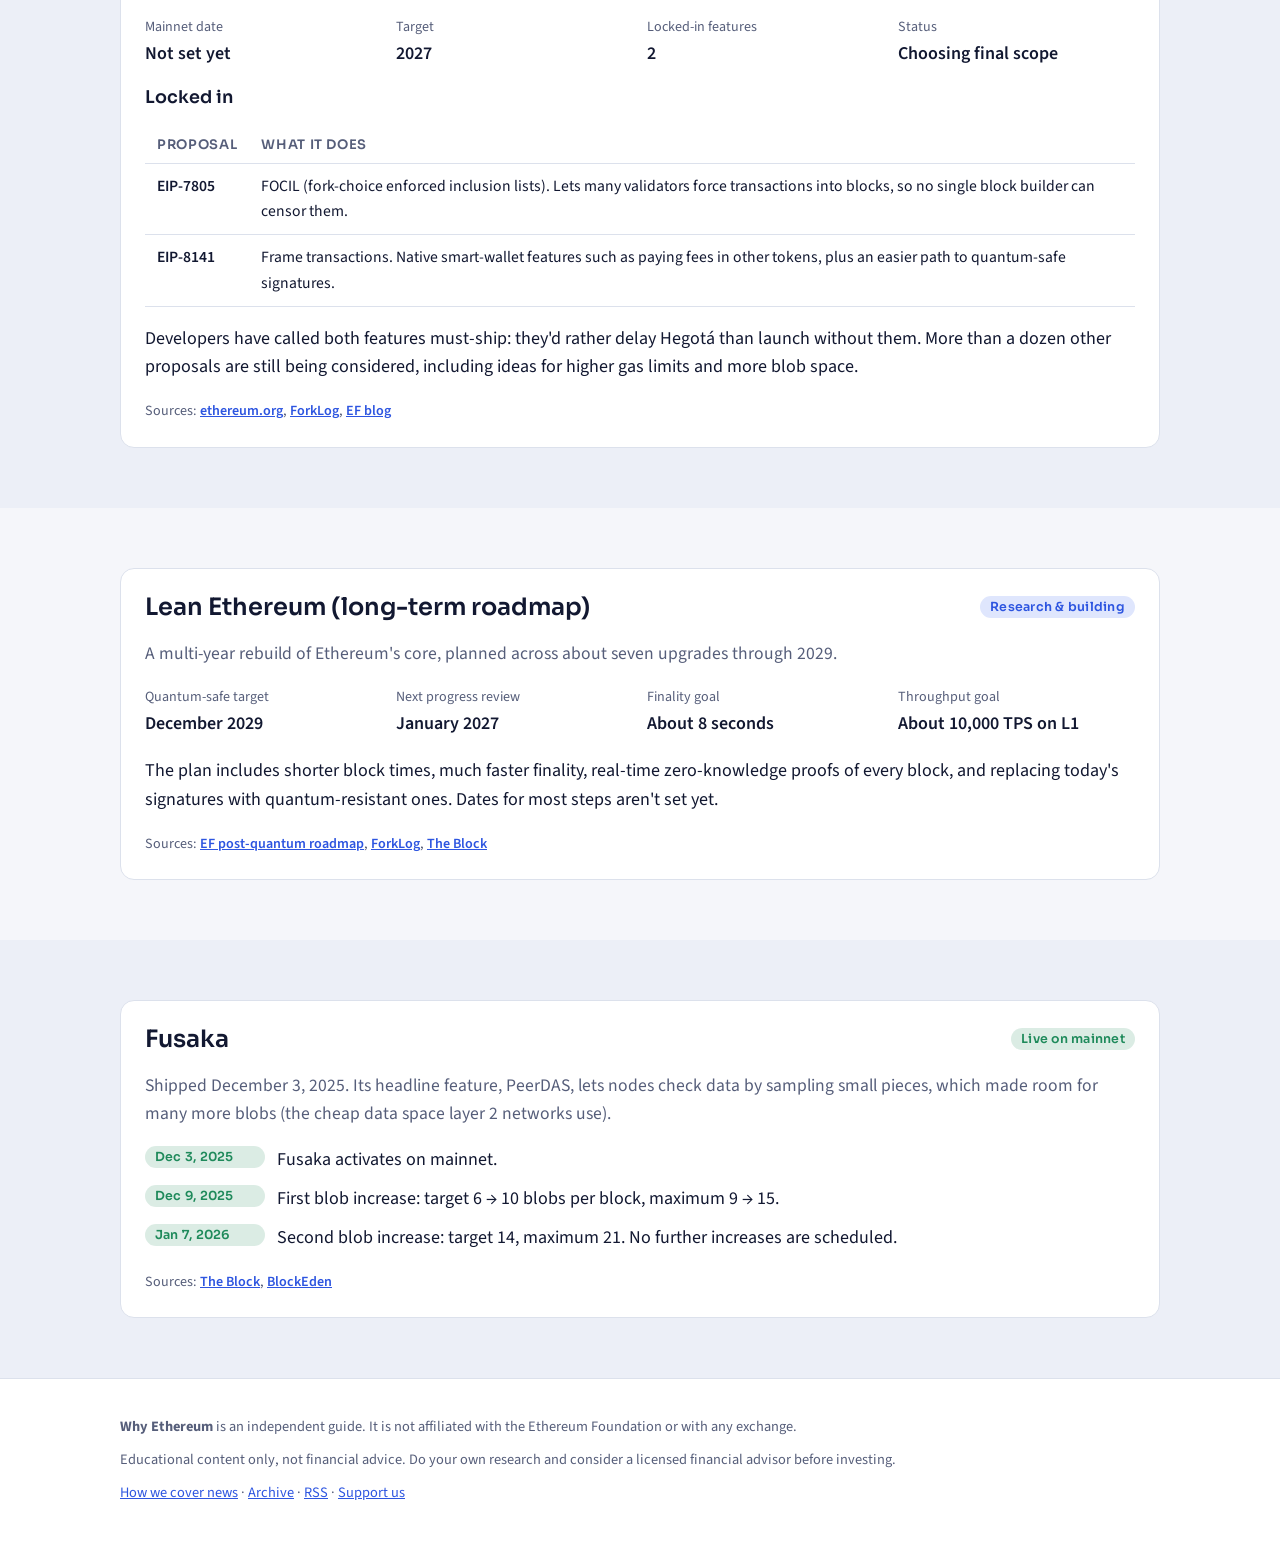
<file: tracker.html>
<!DOCTYPE html>
<html lang="en">
<head>
<meta charset="utf-8">
<meta name="viewport" content="width=device-width, initial-scale=1">
<title>Ethereum Upgrade Tracker</title>
<meta name="description" content="Live status of Ethereum's network upgrades: Glamsterdam, Hegotá and the long-term roadmap, with features, testnet dates and mainnet targets.">
<meta property="og:title" content="Ethereum Upgrade Tracker">
<meta property="og:description" content="Live status of Ethereum's network upgrades: Glamsterdam, Hegotá and the long-term roadmap, with features, testnet dates and mainnet targets.">
<meta property="og:type" content="website">
<meta property="og:url" content="https://whyethereum.github.io/tracker.html">
<link rel="canonical" href="https://whyethereum.github.io/tracker.html">
<link rel="alternate" type="application/rss+xml" title="Why Ethereum news" href="/feed.xml">
<link rel="preconnect" href="https://fonts.googleapis.com">
<link rel="preconnect" href="https://fonts.gstatic.com" crossorigin>
<link href="https://fonts.googleapis.com/css2?family=Sora:wght@500;600;700&family=Source+Sans+3:wght@400;600&display=swap" rel="stylesheet">
<link rel="stylesheet" href="/assets/site.css">
</head>
<body>
<nav aria-label="Sections">
  <div class="wrap">
    <a class="brand" href="/">
      <svg width="22" height="34" viewBox="0 0 22 34" aria-hidden="true"><path d="M11 0 0 17.3 11 23.8 22 17.3z" fill="var(--accent)"/><path d="M11 0v23.8l11-6.5z" fill="var(--ink)" opacity=".35"/><path d="M11 25.9 0 19.4 11 34l11-14.6z" fill="var(--accent)" opacity=".75"/></svg>
      Why Ethereum
    </a>
    <div class="links">
      <a href="/#news">News</a>
      <a href="/tracker.html">Upgrade tracker</a>
      <a href="/#where">Where to buy</a>
      <a href="/#buy">How to buy</a>
      <a href="/about.html">About</a>
    </div>
  </div>
</nav>

<header class="page-head">
  <div class="wrap">
    <p class="crumbs"><a href="/">Home</a> / Upgrade tracker</p>
    <h1>Ethereum upgrade tracker</h1>
    <p class="sub">Where every network upgrade stands, in plain English. Status, features and dates are checked against developer call notes and official Ethereum Foundation posts.</p>
    <p class="updated">Last updated <time id="tracker-updated" datetime="2026-11-19">November 19, 2026</time></p>
  </div>
</header>

<!-- TRACKER:START -->
<section aria-labelledby="g-h">
  <div class="wrap">
    <article class="fork">
      <div class="fork-top"><h2 id="g-h">Glamsterdam</h2><span class="status wait">Paused before final testnet</span></div>
      <p class="sub">The next upgrade. It changes how blocks are built and processed so Ethereum can safely handle far more activity, with a planned gas limit of 200 million after launch.</p>
      <div class="kv">
        <div><span>Mainnet date</span><b>Not set yet</b></div>
        <div><span>Expected</span><b>Early 2027</b></div>
        <div><span>Test networks</span><b>Sepolia live · Hoodi on hold</b></div>
        <div><span>Main blocker</span><b>Gas repricing review</b></div>
      </div>
      <h3>What's in it</h3>
      <div class="table-wrap"><table>
        <thead><tr><th>Proposal</th><th>What it does</th></tr></thead>
        <tbody>
          <tr><td class="code">EIP-7732</td><td>Enshrined proposer-builder separation (ePBS). Splits block building from block proposing inside the protocol, giving validators more time to check blocks.</td></tr>
          <tr><td class="code">EIP-7928</td><td>Block-level access lists. Each block lists the data it touches, so computers can process transactions in parallel.</td></tr>
          <tr><td class="code">EIP-8037</td><td>Reprices gas for creating new state, such as new storage slots and accounts, to keep the database from growing too fast.</td></tr>
          <tr><td class="code">EIP-8038</td><td>Reprices gas for reading and writing existing state.</td></tr>
          <tr><td class="code">EIP-8159</td><td>Networking update (eth/71) for how nodes share data.</td></tr>
        </tbody>
      </table></div>
      <h3>Timeline</h3>
      <ul class="steps-list">
        <li><span class="status done">Mar–Sep 2026</span><span>Developer test networks (devnets 0–11) run, ending with an 84,000-validator devnet in September.</span></li>
        <li><span class="status done">Aug 17, 2026</span><span>Platåberget public testnet launches. Mainnet target moves from the first half of 2026 to Q4 2026.</span></li>
        <li><span class="status done">Oct 6, 2026</span><span>Glamsterdam goes live on the Sepolia test network.</span></li>
        <li><span class="status wait">Oct 22, 2026</span><span>Developers call off the Hoodi testnet fork planned for Oct 26 after auditors show the gas changes can alter how some contracts behave.</span></li>
        <li><span class="status wait">Nov 6, 2026</span><span>The Ethereum Foundation opens a public review of eight contract assumptions the new gas model breaks. Hoodi waits until these risks are resolved.</span></li>
        <li><span class="status plan">Next</span><span>Decide how to fix or adjust EIP-8037 and EIP-8038, then set new Hoodi and mainnet dates.</span></li>
      </ul>
      <p class="src">Sources: <a href="https://ethereum.org/roadmap/glamsterdam/" rel="noopener" target="_blank">ethereum.org</a>, <a href="https://cointelegraph.com/news/ethereum-glamsterdam-upgrade-sepolia" rel="noopener" target="_blank">Cointelegraph</a>, <a href="https://www.bankless.com/read/news/ethereum-devs-postpone-glamsterdam-on-hoodi-over-contract-security-risks" rel="noopener" target="_blank">Bankless</a>, <a href="https://christinedkim.substack.com/p/acde-248" rel="noopener" target="_blank">ACDE #248 notes</a>, <a href="https://blog.ethereum.org/2026/08/17/plataberget-testnet" rel="noopener" target="_blank">EF blog</a></p>
    </article>
  </div>
</section>

<section class="band" aria-labelledby="h-h">
  <div class="wrap">
    <article class="fork">
      <div class="fork-top"><h2 id="h-h">Hegotá</h2><span class="status plan">Planning</span></div>
      <p class="sub">The upgrade after Glamsterdam, named after Bogotá (execution layer) and Heze (consensus layer). It focuses on censorship resistance and better wallets.</p>
      <div class="kv">
        <div><span>Mainnet date</span><b>Not set yet</b></div>
        <div><span>Target</span><b>2027</b></div>
        <div><span>Locked-in features</span><b>2</b></div>
        <div><span>Status</span><b>Choosing final scope</b></div>
      </div>
      <h3>Locked in</h3>
      <div class="table-wrap"><table>
        <thead><tr><th>Proposal</th><th>What it does</th></tr></thead>
        <tbody>
          <tr><td class="code">EIP-7805</td><td>FOCIL (fork-choice enforced inclusion lists). Lets many validators force transactions into blocks, so no single block builder can censor them.</td></tr>
          <tr><td class="code">EIP-8141</td><td>Frame transactions. Native smart-wallet features such as paying fees in other tokens, plus an easier path to quantum-safe signatures.</td></tr>
        </tbody>
      </table></div>
      <p>Developers have called both features must-ship: they'd rather delay Hegotá than launch without them. More than a dozen other proposals are still being considered, including ideas for higher gas limits and more blob space.</p>
      <p class="src">Sources: <a href="https://ethereum.org/roadmap/hegota/" rel="noopener" target="_blank">ethereum.org</a>, <a href="https://forklog.com/en/news/ethereum-foundation-protocol-cluster-names-two-must-ship-eips-for-hegota" rel="noopener" target="_blank">ForkLog</a>, <a href="https://blog.ethereum.org/2025/12/22/hegota-timeline" rel="noopener" target="_blank">EF blog</a></p>
    </article>
  </div>
</section>

<section aria-labelledby="l-h">
  <div class="wrap">
    <article class="fork">
      <div class="fork-top"><h2 id="l-h">Lean Ethereum (long-term roadmap)</h2><span class="status live-s">Research &amp; building</span></div>
      <p class="sub">A multi-year rebuild of Ethereum's core, planned across about seven upgrades through 2029.</p>
      <div class="kv">
        <div><span>Quantum-safe target</span><b>December 2029</b></div>
        <div><span>Next progress review</span><b>January 2027</b></div>
        <div><span>Finality goal</span><b>About 8 seconds</b></div>
        <div><span>Throughput goal</span><b>About 10,000 TPS on L1</b></div>
      </div>
      <p>The plan includes shorter block times, much faster finality, real-time zero-knowledge proofs of every block, and replacing today's signatures with quantum-resistant ones. Dates for most steps aren't set yet.</p>
      <p class="src">Sources: <a href="https://pq.ethereum.org/" rel="noopener" target="_blank">EF post-quantum roadmap</a>, <a href="https://forklog.com/en/news/lean-ethereum-what-buterins-strawmap-promises" rel="noopener" target="_blank">ForkLog</a>, <a href="https://www.theblock.co/post/407176/vitalik-buterin-says-ethereums-next-rebuild-and-take-three-to-four-years" rel="noopener" target="_blank">The Block</a></p>
    </article>
  </div>
</section>

<section class="band" aria-labelledby="f-h">
  <div class="wrap">
    <article class="fork">
      <div class="fork-top"><h2 id="f-h">Fusaka</h2><span class="status done">Live on mainnet</span></div>
      <p class="sub">Shipped December 3, 2025. Its headline feature, PeerDAS, lets nodes check data by sampling small pieces, which made room for many more blobs (the cheap data space layer 2 networks use).</p>
      <ul class="steps-list">
        <li><span class="status done">Dec 3, 2025</span><span>Fusaka activates on mainnet.</span></li>
        <li><span class="status done">Dec 9, 2025</span><span>First blob increase: target 6 → 10 blobs per block, maximum 9 → 15.</span></li>
        <li><span class="status done">Jan 7, 2026</span><span>Second blob increase: target 14, maximum 21. No further increases are scheduled.</span></li>
      </ul>
      <p class="src">Sources: <a href="https://www.theblock.co/news/business/2026-01-07-ethereum-rolls-out-final-planned-blob-parameters-only-fork-as-final-step-in-fusaka-upgrade-384709" rel="noopener" target="_blank">The Block</a>, <a href="https://blockeden.xyz/blog/2026/04/29/bpo2-ethereum-blob-parameter-upgrade-l2-economics/" rel="noopener" target="_blank">BlockEden</a></p>
    </article>
  </div>
</section>
<!-- TRACKER:END -->
<footer>
  <div class="wrap">
    <p><b>Why Ethereum</b> is an independent guide. It is not affiliated with the Ethereum Foundation or with any exchange.</p>
    <p>Educational content only, not financial advice. Do your own research and consider a licensed financial advisor before investing.</p>
    <p><a href="/about.html">How we cover news</a> · <a href="/news/">Archive</a> · <a href="/feed.xml">RSS</a> · <a href="/#support">Support us</a></p>
  </div>
</footer>
<script src="/assets/site.js"></script>
<script data-goatcounter="https://whyethereum.goatcounter.com/count" async src="https://gc.zgo.at/count.js"></script>
</body>
</html>
</file>
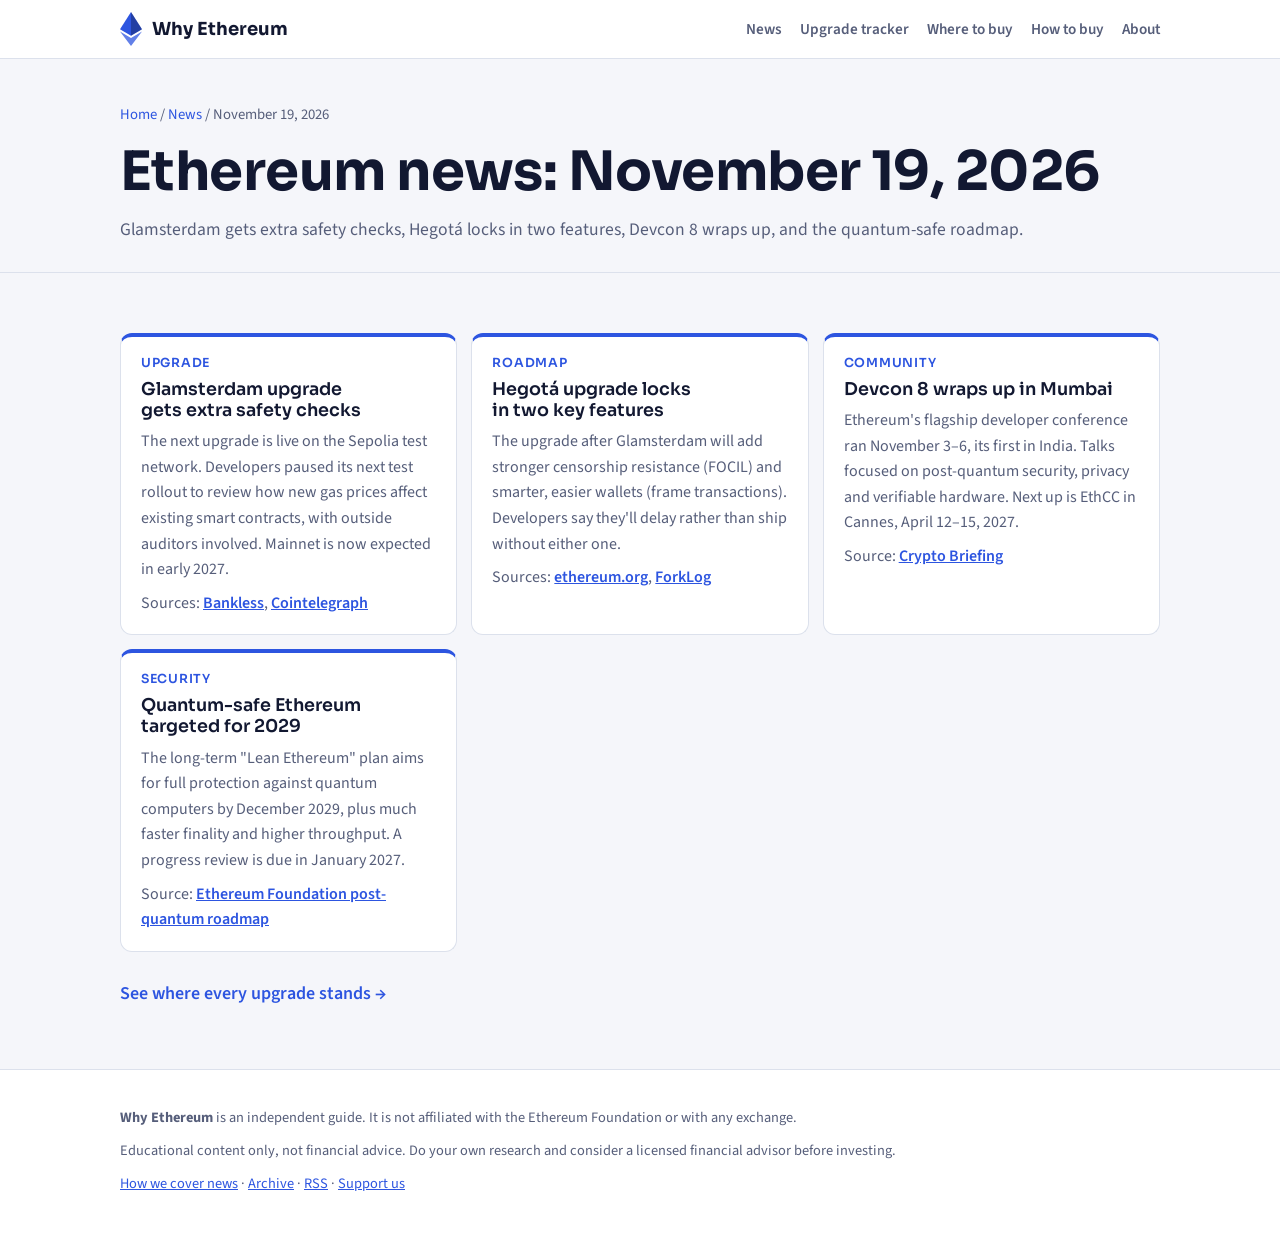
<file: news/2026-11-19.html>
<!DOCTYPE html>
<html lang="en">
<head>
<meta charset="utf-8">
<meta name="viewport" content="width=device-width, initial-scale=1">
<title>Ethereum news, November 19, 2026</title>
<meta name="description" content="Glamsterdam gets extra safety checks, Hegotá locks in two features, Devcon 8 wraps up, and the quantum-safe roadmap.">
<meta property="og:title" content="Ethereum news, November 19, 2026">
<meta property="og:description" content="Glamsterdam gets extra safety checks, Hegotá locks in two features, Devcon 8 wraps up, and the quantum-safe roadmap.">
<meta property="og:type" content="website">
<meta property="og:url" content="https://whyethereum.github.io/news/2026-11-19.html">
<link rel="canonical" href="https://whyethereum.github.io/news/2026-11-19.html">
<link rel="alternate" type="application/rss+xml" title="Why Ethereum news" href="/feed.xml">
<link rel="preconnect" href="https://fonts.googleapis.com">
<link rel="preconnect" href="https://fonts.gstatic.com" crossorigin>
<link href="https://fonts.googleapis.com/css2?family=Sora:wght@500;600;700&family=Source+Sans+3:wght@400;600&display=swap" rel="stylesheet">
<link rel="stylesheet" href="/assets/site.css">
</head>
<body>
<nav aria-label="Sections">
  <div class="wrap">
    <a class="brand" href="/">
      <svg width="22" height="34" viewBox="0 0 22 34" aria-hidden="true"><path d="M11 0 0 17.3 11 23.8 22 17.3z" fill="var(--accent)"/><path d="M11 0v23.8l11-6.5z" fill="var(--ink)" opacity=".35"/><path d="M11 25.9 0 19.4 11 34l11-14.6z" fill="var(--accent)" opacity=".75"/></svg>
      Why Ethereum
    </a>
    <div class="links">
      <a href="/#news">News</a>
      <a href="/tracker.html">Upgrade tracker</a>
      <a href="/#where">Where to buy</a>
      <a href="/#buy">How to buy</a>
      <a href="/about.html">About</a>
    </div>
  </div>
</nav>

<header class="page-head">
  <div class="wrap">
    <p class="crumbs"><a href="/">Home</a> / <a href="/news/">News</a> / November 19, 2026</p>
    <h1>Ethereum news: November 19, 2026</h1>
    <p class="sub">Glamsterdam gets extra safety checks, Hegotá locks in two features, Devcon 8 wraps up, and the quantum-safe roadmap.</p>
  </div>
</header>
<section>
  <div class="wrap">
    <div class="news">
      <article class="news-item">
        <span class="tag">Upgrade</span>
        <h3>Glamsterdam upgrade gets extra safety checks</h3>
        <p>The next upgrade is live on the Sepolia test network. Developers paused its next test rollout to review how new gas prices affect existing smart contracts, with outside auditors involved. Mainnet is now expected in early 2027.</p>
        <p class="src">Sources: <a href="https://www.bankless.com/read/news/ethereum-devs-postpone-glamsterdam-on-hoodi-over-contract-security-risks" rel="noopener" target="_blank">Bankless</a>, <a href="https://cointelegraph.com/news/ethereum-foundation-warns-some-tools-may-break-with-glamsterdam-upgrade" rel="noopener" target="_blank">Cointelegraph</a></p>
      </article>
      <article class="news-item">
        <span class="tag">Roadmap</span>
        <h3>Hegotá upgrade locks in two key features</h3>
        <p>The upgrade after Glamsterdam will add stronger censorship resistance (FOCIL) and smarter, easier wallets (frame transactions). Developers say they'll delay rather than ship without either one.</p>
        <p class="src">Sources: <a href="https://ethereum.org/roadmap/hegota/" rel="noopener" target="_blank">ethereum.org</a>, <a href="https://forklog.com/en/news/ethereum-foundation-protocol-cluster-names-two-must-ship-eips-for-hegota" rel="noopener" target="_blank">ForkLog</a></p>
      </article>
      <article class="news-item">
        <span class="tag">Community</span>
        <h3>Devcon 8 wraps up in Mumbai</h3>
        <p>Ethereum's flagship developer conference ran November 3–6, its first in India. Talks focused on post-quantum security, privacy and verifiable hardware. Next up is EthCC in Cannes, April 12–15, 2027.</p>
        <p class="src">Source: <a href="https://cryptobriefing.com/devcon-8-mumbai-november-2026/" rel="noopener" target="_blank">Crypto Briefing</a></p>
      </article>
      <article class="news-item">
        <span class="tag">Security</span>
        <h3>Quantum-safe Ethereum targeted for 2029</h3>
        <p>The long-term "Lean Ethereum" plan aims for full protection against quantum computers by December 2029, plus much faster finality and higher throughput. A progress review is due in January 2027.</p>
        <p class="src">Source: <a href="https://pq.ethereum.org/" rel="noopener" target="_blank">Ethereum Foundation post-quantum roadmap</a></p>
      </article>
    </div>
    <p><a class="more" href="/tracker.html">See where every upgrade stands →</a></p>
  </div>
</section>
<footer>
  <div class="wrap">
    <p><b>Why Ethereum</b> is an independent guide. It is not affiliated with the Ethereum Foundation or with any exchange.</p>
    <p>Educational content only, not financial advice. Do your own research and consider a licensed financial advisor before investing.</p>
    <p><a href="/about.html">How we cover news</a> · <a href="/news/">Archive</a> · <a href="/feed.xml">RSS</a> · <a href="/#support">Support us</a></p>
  </div>
</footer>
<script src="/assets/site.js"></script>
<script data-goatcounter="https://whyethereum.goatcounter.com/count" async src="https://gc.zgo.at/count.js"></script>
</body>
</html>
</file>
<file: assets/site.css>
:root {
  /* Layout: wide hero with illustration, then alternating full-width bands, each with a centered 1080px content column */
  --bg: #f5f6fa;
  --surface: #ffffff;
  --band: #eceff7;
  --ink: #121831;
  --muted: #565e7a;
  --accent: #2d55e0;
  --accent-soft: #dfe6fd;
  --signal: #d97e22;
  --good: #1f8a5b;
  --line: #dce1ec;
  --display: "Sora", "Segoe UI", system-ui, sans-serif;
  --body: "Source Sans 3", "Segoe UI", system-ui, sans-serif;
  color-scheme: light;
}
@media (prefers-color-scheme: dark) {
  :root:not([data-theme="light"]) {
    --bg: #0c1020; --surface: #151a2e; --band: #11162a; --ink: #e9ecf6; --muted: #a0a8c3;
    --accent: #7f9cff; --accent-soft: #1f2a55; --signal: #f2a556; --good: #4fc28d; --line: #283052; color-scheme: dark;
  }
}
:root[data-theme="dark"] {
  --bg: #0c1020; --surface: #151a2e; --band: #11162a; --ink: #e9ecf6; --muted: #a0a8c3;
  --accent: #7f9cff; --accent-soft: #1f2a55; --signal: #f2a556; --good: #4fc28d; --line: #283052; color-scheme: dark;
}
* { box-sizing: border-box; }
html { scroll-behavior: smooth; }
@media (prefers-reduced-motion: reduce) { html { scroll-behavior: auto; } * { animation: none !important; } }
body { margin: 0; background: var(--bg); color: var(--ink); font: 400 18px/1.6 var(--body); }
h1, h2, h3 { font-family: var(--display); line-height: 1.2; text-wrap: balance; margin: 0; }
h1 { font-size: clamp(2.1rem, 5vw, 3.4rem); font-weight: 700; letter-spacing: -0.01em; }
h2 { font-size: clamp(1.5rem, 3vw, 2rem); font-weight: 600; }
h3 { font-size: 1.1rem; font-weight: 600; }
p { margin: 0; }
a { color: var(--accent); }
a:focus-visible, button:focus-visible, summary:focus-visible { outline: 3px solid var(--signal); outline-offset: 2px; border-radius: 4px; }
svg { display: block; max-width: 100%; height: auto; }
.wrap { max-width: 1080px; margin: 0 auto; padding: 0 20px; }
.prose { max-width: 66ch; display: grid; gap: 12px; }
.kicker { font: 600 0.82rem var(--display); color: var(--accent); text-transform: uppercase; letter-spacing: 0.08em; }
.sub { color: var(--muted); font-size: 1.1rem; }

/* Nav */
nav { position: sticky; top: 0; z-index: 10; border-bottom: 1px solid var(--line); background: color-mix(in srgb, var(--surface) 92%, transparent); backdrop-filter: blur(8px); }
nav .wrap { display: flex; gap: 22px; align-items: center; flex-wrap: wrap; padding-block: 12px; }
nav .brand { display: flex; align-items: center; gap: 10px; font-family: var(--display); font-weight: 700; margin-right: auto; color: var(--ink); text-decoration: none; }
nav .links { display: flex; gap: 18px; flex-wrap: wrap; }
nav .links a { text-decoration: none; font-weight: 600; font-size: 0.95rem; color: var(--muted); }
nav .links a:hover { color: var(--accent); }

/* Hero */
header.hero { padding: 56px 0 48px; overflow: hidden; }
.hero .wrap { display: grid; grid-template-columns: 1.1fr 0.9fr; gap: 36px; align-items: center; }
.hero-copy { display: grid; gap: 18px; }
.hero .lede { font-size: 1.25rem; color: var(--muted); max-width: 52ch; }
.ctas { display: flex; gap: 12px; flex-wrap: wrap; margin-top: 4px; }
.btn { display: inline-block; padding: 12px 22px; border-radius: 10px; text-decoration: none; border: 2px solid var(--accent); font: 600 1rem var(--body); cursor: pointer; transition: transform .15s ease; }
.btn:hover { transform: translateY(-1px); }
.btn.primary { background: var(--accent); color: #fff; }
.btn.ghost { background: transparent; color: var(--accent); }
.hero-art { justify-self: center; width: 100%; max-width: 420px; }
@media (max-width: 820px) { .hero .wrap { grid-template-columns: 1fr; } .hero-art { max-width: 300px; order: -1; } }
.float { animation: float 6s ease-in-out infinite; transform-origin: center; }
@keyframes float { 50% { transform: translateY(-8px); } }

/* Facts strip */
.facts { background: var(--surface); border-block: 1px solid var(--line); }
.facts .wrap { display: grid; grid-template-columns: repeat(4, 1fr); gap: 16px; padding-block: 22px; }
.fact { display: grid; gap: 2px; }
.fact b { font: 700 1.5rem var(--display); font-variant-numeric: tabular-nums; }
.fact span { color: var(--muted); font-size: 0.95rem; }
@media (max-width: 700px) { .facts .wrap { grid-template-columns: repeat(2, 1fr); } }

/* Sections */
section { padding: 60px 0; }
section.band { background: var(--band); }
section > .wrap { display: grid; gap: 28px; }
.grid { display: grid; gap: 18px; grid-template-columns: repeat(auto-fit, minmax(240px, 1fr)); }
.card { background: var(--surface); border: 1px solid var(--line); border-radius: 14px; padding: 22px; display: grid; gap: 10px; align-content: start; }
.card p { color: var(--muted); font-size: 1rem; }
.icon { width: 48px; height: 48px; border-radius: 12px; background: var(--accent-soft); display: grid; place-items: center; }
.icon svg { width: 26px; height: 26px; }

/* Explainer split */
.split { display: grid; grid-template-columns: 1fr 1fr; gap: 40px; align-items: center; }
@media (max-width: 820px) { .split { grid-template-columns: 1fr; } }
.split ul { margin: 0; padding: 0; list-style: none; display: grid; gap: 12px; }
.split li { display: grid; grid-template-columns: 28px 1fr; gap: 10px; color: var(--muted); }
.split li b { color: var(--ink); }
.check { width: 24px; height: 24px; border-radius: 50%; background: var(--accent-soft); display: grid; place-items: center; margin-top: 2px; }

/* Timeline */
.timeline { display: grid; grid-template-columns: repeat(6, 1fr); gap: 0; position: relative; }
.timeline::before { content: ""; position: absolute; left: 0; right: 0; top: 11px; height: 2px; background: var(--line); }
.tl { position: relative; display: grid; gap: 6px; padding-right: 12px; }
.tl .dot { width: 24px; height: 24px; border-radius: 50%; background: var(--accent); border: 5px solid var(--bg); box-shadow: 0 0 0 2px var(--accent); z-index: 1; }
.tl.next .dot { background: var(--bg); }
.tl .yr { font: 700 0.9rem var(--display); color: var(--accent); font-variant-numeric: tabular-nums; }
.tl h3 { font-size: 1rem; }
.tl p { font-size: 0.92rem; color: var(--muted); }
section.band .tl .dot { border-color: var(--band); }
section.band .tl.next .dot { background: var(--band); }
@media (max-width: 820px) {
  .timeline { grid-template-columns: 1fr; gap: 18px; }
  .timeline::before { left: 11px; right: auto; top: 0; bottom: 0; width: 2px; height: auto; }
  .tl { grid-template-columns: 24px 1fr; column-gap: 14px; padding: 0; }
  .tl .dot { grid-row: span 3; }
}

/* News */
.updated { font-size: 0.92rem; color: var(--muted); }
.news { display: grid; gap: 14px; grid-template-columns: repeat(auto-fit, minmax(300px, 1fr)); }
.news-item { display: grid; gap: 8px; align-content: start; background: var(--surface); border: 1px solid var(--line); border-top: 4px solid var(--accent); border-radius: 12px; padding: 18px 20px; }
.news-item .tag { font: 600 0.78rem var(--display); color: var(--accent); text-transform: uppercase; letter-spacing: 0.06em; }
.news-item p { font-size: 1rem; color: var(--muted); }

/* Sponsored */
.sponsor-label { font: 600 0.75rem var(--display); color: var(--muted); text-transform: uppercase; letter-spacing: 0.08em; }
.partners { display: grid; gap: 18px; grid-template-columns: repeat(auto-fit, minmax(280px, 1fr)); }
.partner { background: var(--surface); border: 1px solid var(--line); border-radius: 14px; padding: 24px; display: grid; gap: 12px; align-content: start; }
.partner header { display: flex; align-items: center; justify-content: space-between; gap: 10px; }
.partner .name { font: 700 1.3rem var(--display); }
.partner ul { margin: 0; padding-left: 20px; color: var(--muted); font-size: 1rem; display: grid; gap: 4px; }
.partner .btn { justify-self: start; }
.partner small { color: var(--muted); font-size: 0.85rem; }
.disclosure { font-size: 0.88rem; color: var(--muted); max-width: 80ch; }
.inline-ad { background: var(--surface); border: 1px dashed var(--line); border-radius: 12px; padding: 16px 20px; display: flex; gap: 16px; align-items: center; justify-content: space-between; flex-wrap: wrap; }
.inline-ad p { color: var(--muted); font-size: 1rem; }
.inline-ad p b { color: var(--ink); }

/* Steps */
.step-n { width: 36px; height: 36px; border-radius: 50%; background: var(--accent); color: #fff; display: grid; place-items: center; font: 700 1rem var(--display); }

/* Risks, FAQ, share */
.risk { background: var(--surface); border: 1px solid var(--line); border-left: 5px solid var(--signal); border-radius: 12px; padding: 22px 24px; display: grid; gap: 10px; }
.risk ul { margin: 0; padding-left: 20px; display: grid; gap: 6px; color: var(--muted); }
.faq { display: grid; gap: 10px; max-width: 800px; }
details { background: var(--surface); border: 1px solid var(--line); border-radius: 10px; padding: 14px 18px; }
summary { font-weight: 600; cursor: pointer; }
details p { margin-top: 8px; color: var(--muted); }
.share { display: grid; gap: 14px; grid-template-columns: repeat(auto-fit, minmax(280px, 1fr)); }
.post { background: var(--surface); border: 1px solid var(--line); border-radius: 12px; padding: 18px; display: grid; gap: 12px; }
.post p { font-size: 1rem; }
.post button { justify-self: start; padding: 8px 16px; }
footer { padding: 36px 0 52px; color: var(--muted); font-size: 0.9rem; border-top: 1px solid var(--line); background: var(--surface); }
footer .wrap { display: grid; gap: 10px; }

/* Shared additions: inner-page header, live stats, sources, tracker, archive */
.page-head { padding: 44px 0 28px; border-bottom: 1px solid var(--line); }
.page-head .wrap { display: grid; gap: 12px; }
.crumbs { font-size: 0.92rem; color: var(--muted); }
.crumbs a { text-decoration: none; }
.live { display: grid; grid-template-columns: repeat(4, 1fr); gap: 16px; }
.live .stat { background: var(--surface); border: 1px solid var(--line); border-radius: 12px; padding: 16px 18px; display: grid; gap: 2px; }
.live .stat span { color: var(--muted); font-size: 0.9rem; }
.live .stat b { font: 700 1.45rem var(--display); font-variant-numeric: tabular-nums; }
.live .up { color: var(--good); }
.live .down { color: #c2412d; }
.live-note { font-size: 0.85rem; color: var(--muted); }
@media (max-width: 700px) { .live { grid-template-columns: repeat(2, 1fr); } }
.src { font-size: 0.88rem; color: var(--muted); }
.src a { font-weight: 600; }
.more { font-weight: 600; text-decoration: none; }
.status { display: inline-block; font: 600 0.78rem var(--display); padding: 3px 10px; border-radius: 999px; letter-spacing: 0.02em; }
.status.done { background: color-mix(in srgb, var(--good) 16%, transparent); color: var(--good); }
.status.live-s { background: var(--accent-soft); color: var(--accent); }
.status.wait { background: color-mix(in srgb, var(--signal) 18%, transparent); color: var(--signal); }
.status.plan { background: var(--band); color: var(--muted); border: 1px solid var(--line); }
.fork { background: var(--surface); border: 1px solid var(--line); border-radius: 14px; padding: 24px; display: grid; gap: 18px; }
.fork-top { display: flex; flex-wrap: wrap; gap: 12px; align-items: center; justify-content: space-between; }
.fork-top h2 { font-size: 1.5rem; }
.kv { display: grid; grid-template-columns: repeat(auto-fit, minmax(170px, 1fr)); gap: 14px; }
.kv div { display: grid; gap: 2px; }
.kv span { color: var(--muted); font-size: 0.88rem; }
.kv b { font-weight: 600; }
.table-wrap { overflow-x: auto; }
table { width: 100%; border-collapse: collapse; font-size: 0.98rem; }
th, td { text-align: left; padding: 10px 12px; border-bottom: 1px solid var(--line); vertical-align: top; }
th { font: 600 0.82rem var(--display); color: var(--muted); text-transform: uppercase; letter-spacing: 0.05em; }
td.code { font-variant-numeric: tabular-nums; white-space: nowrap; font-weight: 600; }
.steps-list { list-style: none; margin: 0; padding: 0; display: grid; gap: 10px; }
.steps-list li { display: grid; grid-template-columns: 120px 1fr; gap: 12px; align-items: start; }
@media (max-width: 560px) { .steps-list li { grid-template-columns: 1fr; gap: 4px; } }
.archive { list-style: none; margin: 0; padding: 0; display: grid; gap: 12px; }
.archive li a { display: grid; gap: 4px; background: var(--surface); border: 1px solid var(--line); border-radius: 12px; padding: 16px 20px; text-decoration: none; color: var(--ink); }
.archive li a:hover { border-color: var(--accent); }
.archive time { font: 600 0.85rem var(--display); color: var(--accent); }
.archive span { color: var(--muted); font-size: 1rem; }
.callout { background: var(--accent-soft); border-radius: 12px; padding: 18px 20px; display: flex; gap: 16px; align-items: center; justify-content: space-between; flex-wrap: wrap; }
.callout p { font-weight: 600; }

/* Support box */
.support { background: var(--surface); border: 1px solid var(--line); border-radius: 14px; padding: 24px; display: grid; gap: 14px; max-width: 760px; }
.addr { display: flex; gap: 10px; align-items: center; flex-wrap: wrap; }
.addr code { font: 600 0.95rem ui-monospace, SFMono-Regular, Menlo, monospace; background: var(--band); border: 1px solid var(--line); border-radius: 8px; padding: 10px 12px; word-break: break-all; flex: 1 1 320px; color: var(--ink); }
.addr button { padding: 10px 16px; }
.support small { color: var(--muted); font-size: 0.88rem; }
</file>
